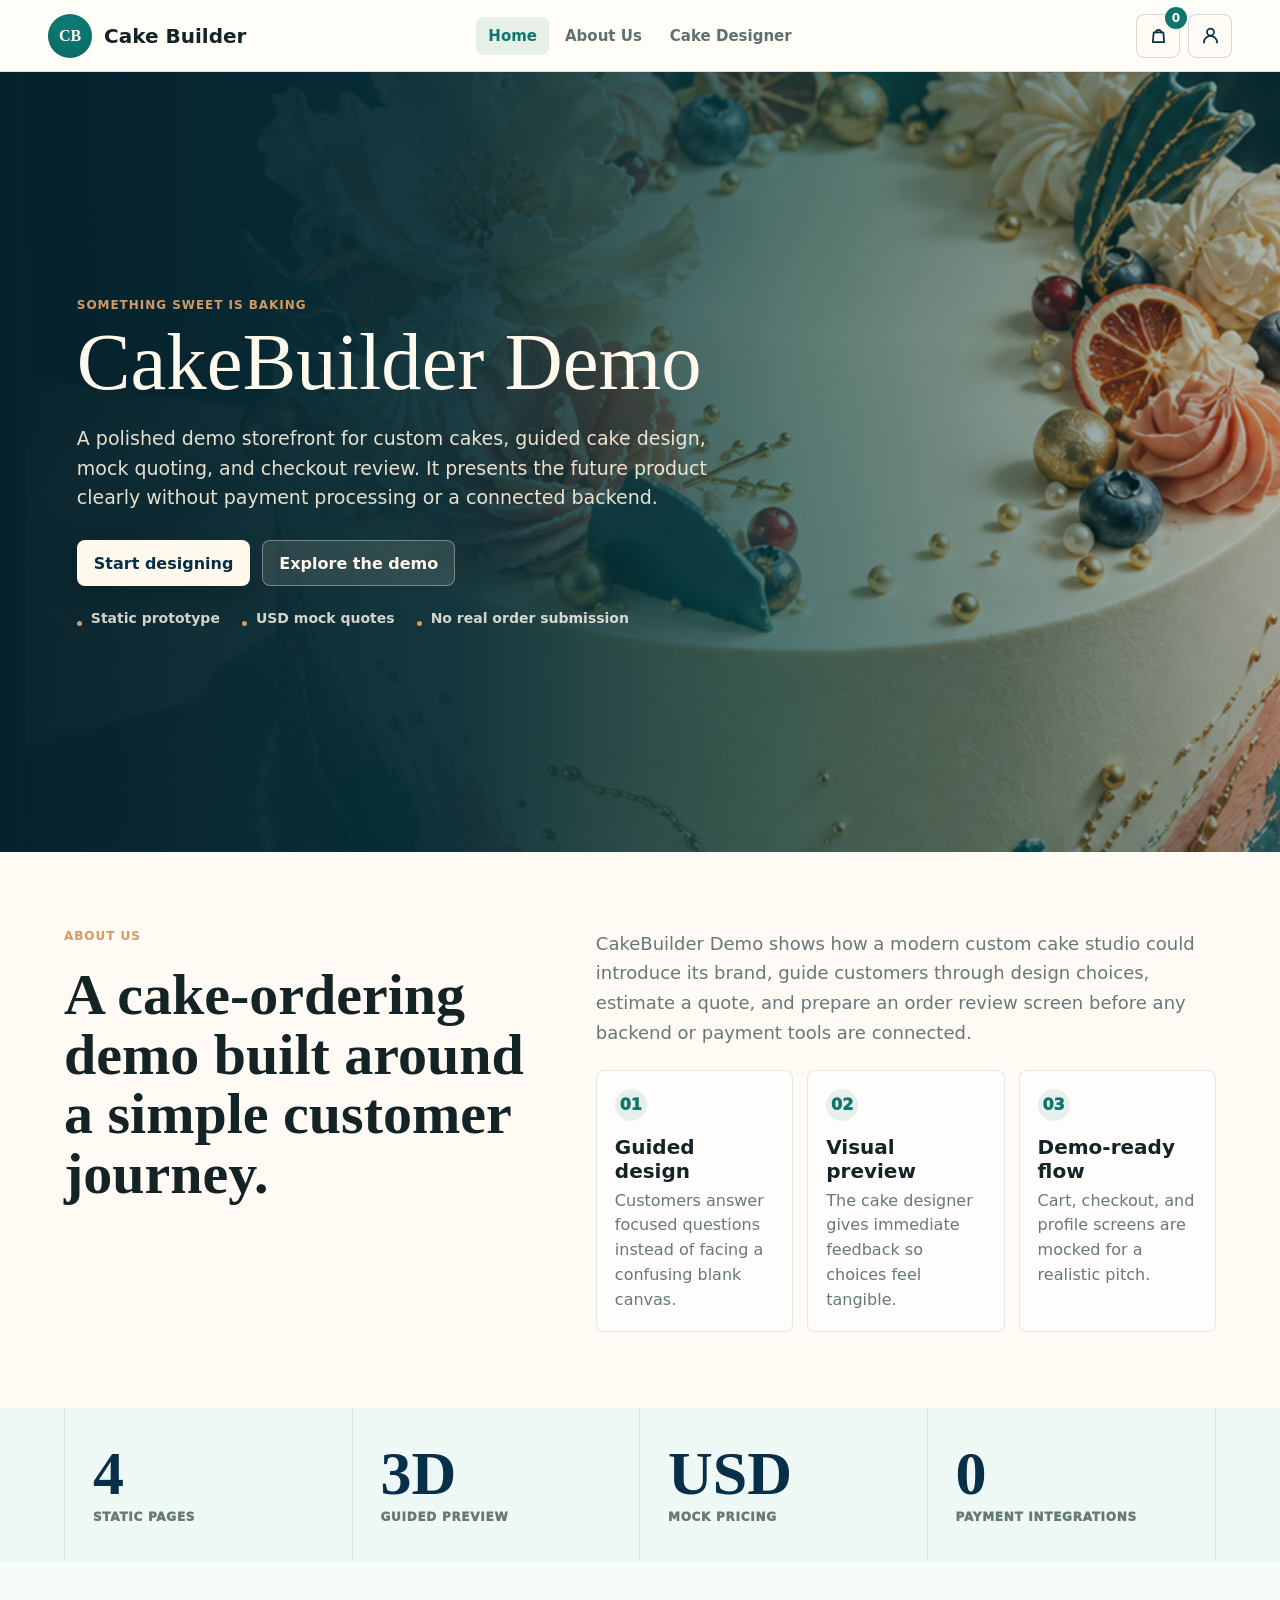
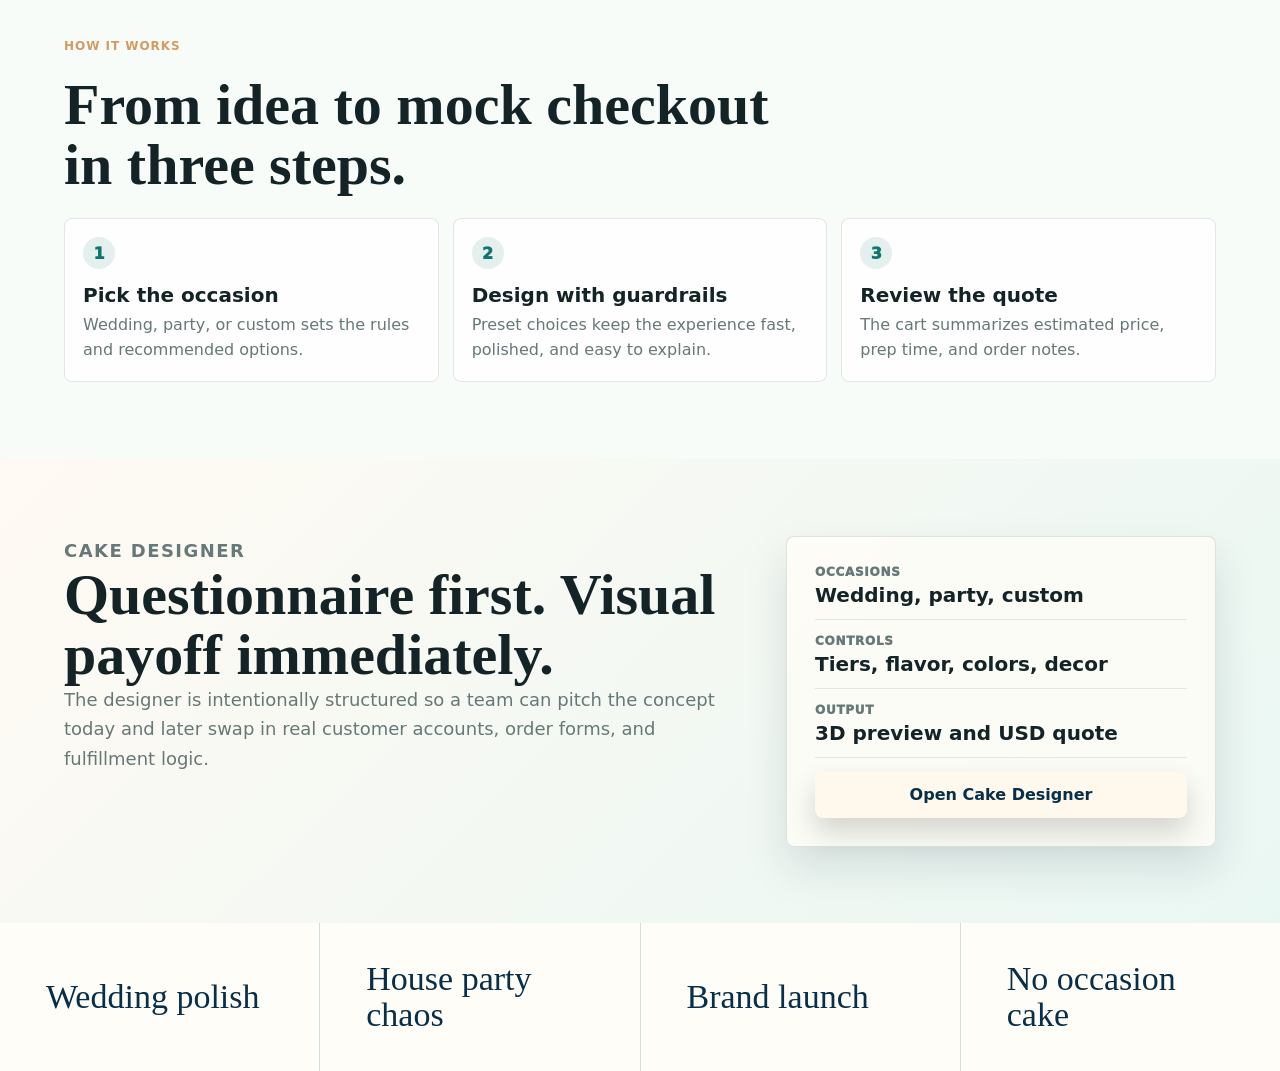
<file: index.html>
<!doctype html>
<html lang="en">
  <head>
    <meta charset="utf-8" />
    <meta name="viewport" content="width=device-width, initial-scale=1" />
    <title>CakeBuilder Demo | Custom Cake Design Prototype</title>
    <meta
      name="description"
      content="CakeBuilder Demo is a polished static prototype with a guided cake builder, checkout preview, and mock profile UI."
    />
    <link rel="stylesheet" href="styles.css?v=20260608-checkout" />
  </head>
  <body data-page="home">
    <header class="site-header">
      <a class="brand" href="index.html" aria-label="CakeBuilder Demo home">
        <span class="brand-mark">CB</span>
        <span class="brand-text">Cake Builder</span>
      </a>
      <nav class="nav-links" aria-label="Primary navigation">
        <a aria-current="page" href="index.html">Home</a>
        <a href="#about">About Us</a>
        <a href="builder.html">Cake Designer</a>
      </nav>
      <div class="header-actions">
        <div class="desktop-actions" aria-label="Account and checkout">
          <a class="icon-button bag-button" href="checkout.html" aria-label="Open checkout">
            <svg aria-hidden="true" viewBox="0 0 24 24">
              <path d="M6.5 8.5h11l1 11h-13l1-11Z" />
              <path d="M9 8.5a3 3 0 0 1 6 0" />
            </svg>
            <span class="cart-count">0</span>
          </a>
          <details class="account-menu">
            <summary class="icon-button" aria-label="Open account menu">
              <svg aria-hidden="true" viewBox="0 0 24 24">
                <path d="M12 12a4 4 0 1 0 0-8 4 4 0 0 0 0 8Z" />
                <path d="M4.5 20a7.5 7.5 0 0 1 15 0" />
              </svg>
            </summary>
            <div class="account-popover">
              <a href="profile.html">Profile</a>
            </div>
          </details>
        </div>
        <details class="mobile-menu">
          <summary class="hamburger-button" aria-label="Open menu">
            <span></span>
            <span></span>
            <span></span>
          </summary>
          <nav class="mobile-menu-panel" aria-label="Mobile navigation">
            <a aria-current="page" href="index.html">Home</a>
            <a href="#about">About Us</a>
            <a href="builder.html">Cake Designer</a>
            <a href="checkout.html">Checkout <span class="cart-count menu-count">0</span></a>
            <a href="profile.html">Profile</a>
          </nav>
        </details>
      </div>
    </header>

    <main>
      <section class="hero hero-home">
        <div class="hero-copy">
          <p class="eyebrow">Something sweet is baking</p>
          <h1>CakeBuilder Demo</h1>
          <p class="hero-lede">
            A polished demo storefront for custom cakes, guided cake design, mock quoting, and
            checkout review. It presents the future product clearly without payment processing or
            a connected backend.
          </p>
          <div class="hero-actions">
            <a class="primary-button" href="builder.html">Start designing</a>
            <a class="secondary-button" href="#about">Explore the demo</a>
          </div>
          <ul class="hero-proof" aria-label="Demo scope">
            <li>Static prototype</li>
            <li>USD mock quotes</li>
            <li>No real order submission</li>
          </ul>
        </div>
        <div class="poster-cake" aria-hidden="true">
          <img
            class="poster-image"
            src="assets/homepage-cake-poster.png?v=20260608-hero"
            alt=""
            decoding="async"
            fetchpriority="high"
          />
        </div>
      </section>

      <section class="home-section home-about" id="about">
        <div class="home-container about-layout">
          <div class="section-heading">
            <p class="eyebrow">About Us</p>
            <h2>A cake-ordering demo built around a simple customer journey.</h2>
          </div>
          <div class="section-copy">
            <p>
              CakeBuilder Demo shows how a modern custom cake studio could introduce its brand,
              guide customers through design choices, estimate a quote, and prepare an order
              review screen before any backend or payment tools are connected.
            </p>
            <div class="about-points">
              <article>
                <span>01</span>
                <h3>Guided design</h3>
                <p>Customers answer focused questions instead of facing a confusing blank canvas.</p>
              </article>
              <article>
                <span>02</span>
                <h3>Visual preview</h3>
                <p>The cake designer gives immediate feedback so choices feel tangible.</p>
              </article>
              <article>
                <span>03</span>
                <h3>Demo-ready flow</h3>
                <p>Cart, checkout, and profile screens are mocked for a realistic pitch.</p>
              </article>
            </div>
          </div>
        </div>
      </section>

      <section class="home-section home-metrics" aria-label="Demo capabilities">
        <div class="home-container metric-grid">
          <div>
            <strong>4</strong>
            <span>static pages</span>
          </div>
          <div>
            <strong>3D</strong>
            <span>guided preview</span>
          </div>
          <div>
            <strong>USD</strong>
            <span>mock pricing</span>
          </div>
          <div>
            <strong>0</strong>
            <span>payment integrations</span>
          </div>
        </div>
      </section>

      <section class="home-section home-flow" aria-label="Prototype flow">
        <div class="home-container">
          <div class="section-heading compact-heading">
            <p class="eyebrow">How it works</p>
            <h2>From idea to mock checkout in three steps.</h2>
          </div>
          <div class="flow-grid">
            <article>
              <span>1</span>
              <h3>Pick the occasion</h3>
              <p>Wedding, party, or custom sets the rules and recommended options.</p>
            </article>
            <article>
              <span>2</span>
              <h3>Design with guardrails</h3>
              <p>Preset choices keep the experience fast, polished, and easy to explain.</p>
            </article>
            <article>
              <span>3</span>
              <h3>Review the quote</h3>
              <p>The cart summarizes estimated price, prep time, and order notes.</p>
            </article>
          </div>
        </div>
      </section>

      <section class="home-section designer-callout">
        <div class="home-container callout-layout">
          <div>
            <p class="eyebrow">Cake Designer</p>
            <h2>Questionnaire first. Visual payoff immediately.</h2>
            <p>
              The designer is intentionally structured so a team can pitch the concept today and
              later swap in real customer accounts, order forms, and fulfillment logic.
            </p>
          </div>
          <div class="callout-panel" aria-label="Designer highlights">
            <div><span>Occasions</span><strong>Wedding, party, custom</strong></div>
            <div><span>Controls</span><strong>Tiers, flavor, colors, decor</strong></div>
            <div><span>Output</span><strong>3D preview and USD quote</strong></div>
            <a class="primary-button full" href="builder.html">Open Cake Designer</a>
          </div>
        </div>
      </section>

      <section class="occasion-strip" aria-label="Cake occasions">
        <a href="builder.html?style=wedding">Wedding polish</a>
        <a href="builder.html?style=party">House party chaos</a>
        <a href="builder.html?style=custom">Brand launch</a>
        <a href="builder.html?style=custom">No occasion cake</a>
      </section>
    </main>

    <script src="config.js?v=20260609-config"></script>
    <script src="app.js?v=20260609-config"></script>
  </body>
</html>
</file>
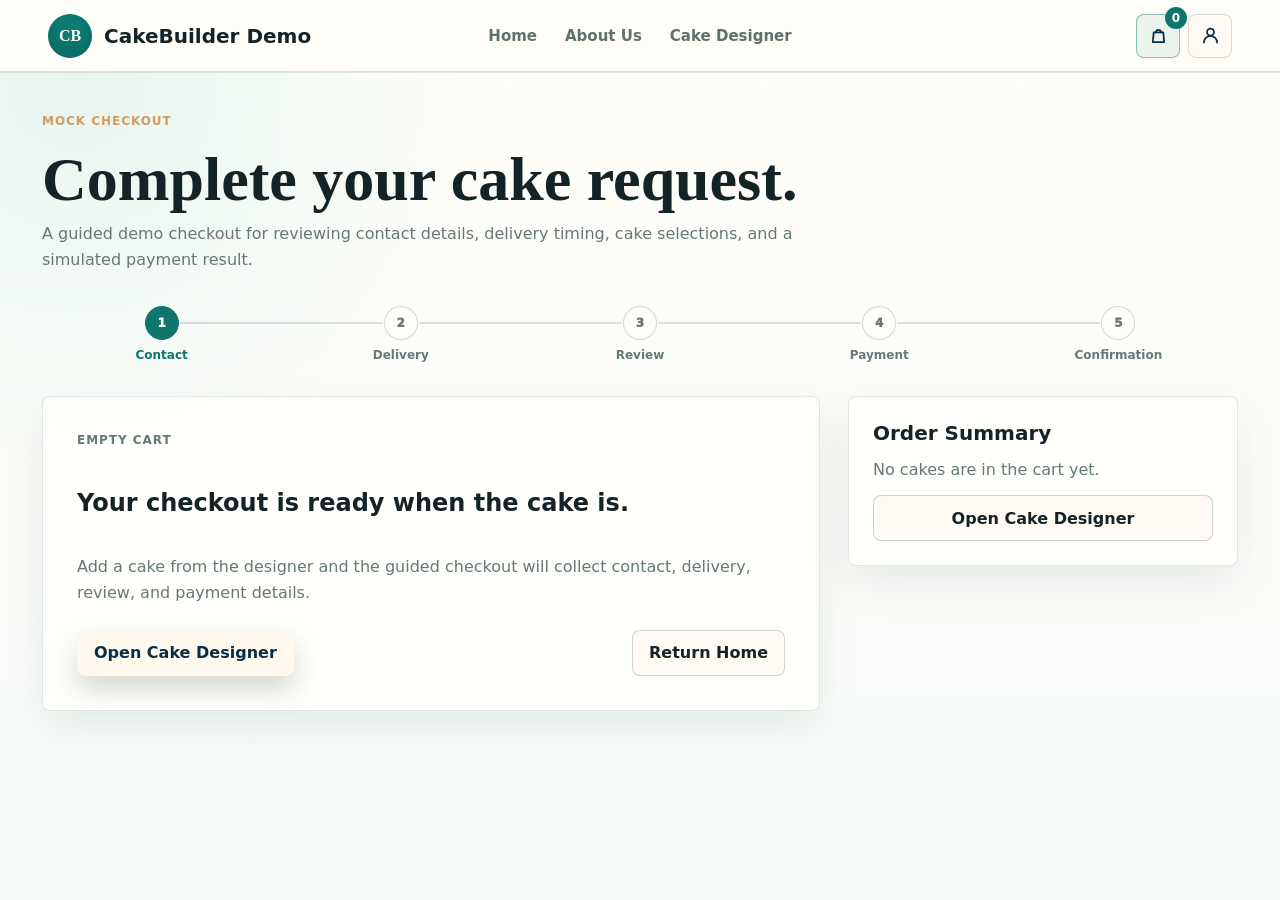
<file: checkout.html>
<!doctype html>
<html lang="en">
  <head>
    <meta charset="utf-8" />
    <meta name="viewport" content="width=device-width, initial-scale=1" />
    <title>Mock Checkout | CakeBuilder Demo</title>
    <meta name="description" content="Review mock CakeBuilder Demo cart items and request a test order." />
    <link rel="stylesheet" href="styles.css?v=20260608-checkout" />
  </head>
  <body data-page="checkout">
    <header class="site-header">
      <a class="brand" href="index.html" aria-label="CakeBuilder Demo home">
        <span class="brand-mark">CB</span>
        <span class="brand-text">CakeBuilder Demo</span>
      </a>
      <nav class="nav-links" aria-label="Primary navigation">
        <a href="index.html">Home</a>
        <a href="index.html#about">About Us</a>
        <a href="builder.html">Cake Designer</a>
      </nav>
      <div class="header-actions">
        <div class="desktop-actions" aria-label="Account and checkout">
          <a class="icon-button bag-button" href="checkout.html" aria-label="Open checkout" aria-current="page">
            <svg aria-hidden="true" viewBox="0 0 24 24">
              <path d="M6.5 8.5h11l1 11h-13l1-11Z" />
              <path d="M9 8.5a3 3 0 0 1 6 0" />
            </svg>
            <span class="cart-count">0</span>
          </a>
          <details class="account-menu">
            <summary class="icon-button" aria-label="Open account menu">
              <svg aria-hidden="true" viewBox="0 0 24 24">
                <path d="M12 12a4 4 0 1 0 0-8 4 4 0 0 0 0 8Z" />
                <path d="M4.5 20a7.5 7.5 0 0 1 15 0" />
              </svg>
            </summary>
            <div class="account-popover">
              <a href="profile.html">Profile</a>
            </div>
          </details>
        </div>
        <details class="mobile-menu">
          <summary class="hamburger-button" aria-label="Open menu">
            <span></span>
            <span></span>
            <span></span>
          </summary>
          <nav class="mobile-menu-panel" aria-label="Mobile navigation">
            <a href="index.html">Home</a>
            <a href="index.html#about">About Us</a>
            <a href="builder.html">Cake Designer</a>
            <a aria-current="page" href="checkout.html">Checkout <span class="cart-count menu-count">0</span></a>
            <a href="profile.html">Profile</a>
          </nav>
        </details>
      </div>
    </header>

    <main class="checkout-flow-page">
      <section class="checkout-flow-shell" aria-labelledby="checkoutTitle">
        <div class="checkout-flow-heading">
          <p class="eyebrow">Mock checkout</p>
          <h1 id="checkoutTitle">Complete your cake request.</h1>
          <p>
            A guided demo checkout for reviewing contact details, delivery timing, cake selections,
            and a simulated payment result.
          </p>
        </div>

        <nav class="checkout-stepper-wrap" aria-label="Checkout progress">
          <ol class="checkout-stepper" id="checkoutStepper"></ol>
        </nav>

        <details class="checkout-mobile-summary">
          <summary>
            <span>Order summary</span>
            <strong id="mobileSummaryTotal">$0</strong>
          </summary>
          <div id="orderSummaryMobile"></div>
        </details>

        <section class="checkout-flow-grid">
          <section class="checkout-step-card" id="checkoutStepContent" aria-live="polite"></section>
          <aside class="checkout-order-summary" aria-label="Order summary">
            <div id="orderSummaryDesktop"></div>
          </aside>
        </section>
      </section>
    </main>

    <script src="config.js?v=20260609-config"></script>
    <script src="app.js?v=20260609-config"></script>
  </body>
</html>
</file>
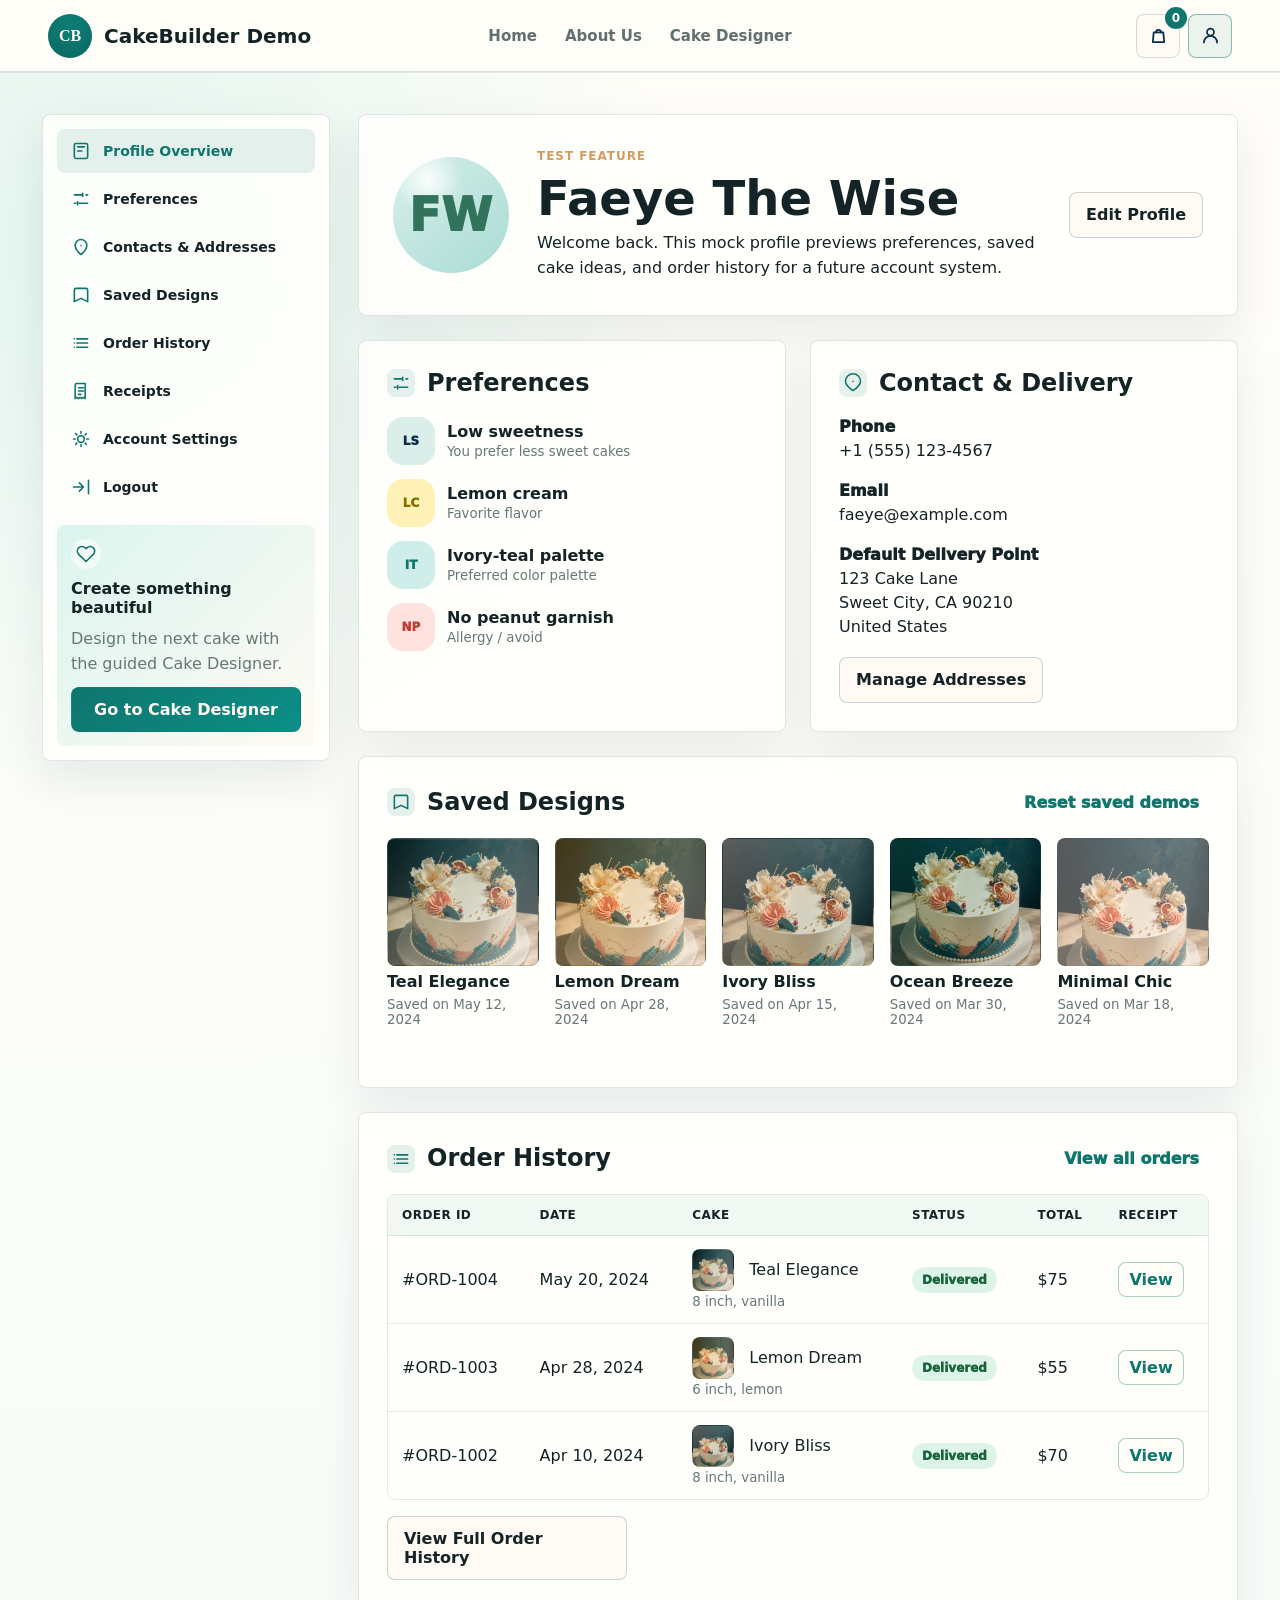
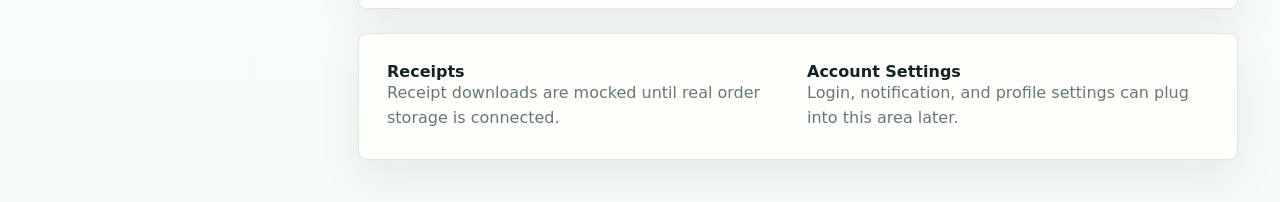
<file: profile.html>
<!doctype html>
<html lang="en">
  <head>
    <meta charset="utf-8" />
    <meta name="viewport" content="width=device-width, initial-scale=1" />
    <title>Mock Profile | CakeBuilder Demo</title>
    <meta name="description" content="Mock customer profile and saved cake design data for CakeBuilder Demo." />
    <link rel="stylesheet" href="styles.css?v=20260608-checkout" />
  </head>
  <body data-page="profile">
    <header class="site-header">
      <a class="brand" href="index.html" aria-label="CakeBuilder Demo home">
        <span class="brand-mark">CB</span>
        <span class="brand-text">CakeBuilder Demo</span>
      </a>
      <nav class="nav-links" aria-label="Primary navigation">
        <a href="index.html">Home</a>
        <a href="index.html#about">About Us</a>
        <a href="builder.html">Cake Designer</a>
      </nav>
      <div class="header-actions">
        <div class="desktop-actions" aria-label="Account and checkout">
          <a class="icon-button bag-button" href="checkout.html" aria-label="Open checkout">
            <svg aria-hidden="true" viewBox="0 0 24 24">
              <path d="M6.5 8.5h11l1 11h-13l1-11Z" />
              <path d="M9 8.5a3 3 0 0 1 6 0" />
            </svg>
            <span class="cart-count">0</span>
          </a>
          <details class="account-menu">
            <summary class="icon-button" aria-label="Open account menu" aria-current="page">
              <svg aria-hidden="true" viewBox="0 0 24 24">
                <path d="M12 12a4 4 0 1 0 0-8 4 4 0 0 0 0 8Z" />
                <path d="M4.5 20a7.5 7.5 0 0 1 15 0" />
              </svg>
            </summary>
            <div class="account-popover">
              <a aria-current="page" href="profile.html">Profile</a>
            </div>
          </details>
        </div>
        <details class="mobile-menu">
          <summary class="hamburger-button" aria-label="Open menu">
            <span></span>
            <span></span>
            <span></span>
          </summary>
          <nav class="mobile-menu-panel" aria-label="Mobile navigation">
            <a href="index.html">Home</a>
            <a href="index.html#about">About Us</a>
            <a href="builder.html">Cake Designer</a>
            <a href="checkout.html">Checkout <span class="cart-count menu-count">0</span></a>
            <a aria-current="page" href="profile.html">Profile</a>
          </nav>
        </details>
      </div>
    </header>

    <main class="profile-dashboard-page">
      <div class="profile-dashboard">
        <details class="profile-mobile-sections">
          <summary>
            <span aria-hidden="true"></span>
            Profile menu
          </summary>
          <nav aria-label="Profile mobile sections">
            <a href="#profile-overview">Profile Overview</a>
            <a href="#preferences">Preferences</a>
            <a href="#contact-delivery">Contacts & Addresses</a>
            <a href="#saved-designs">Saved Designs</a>
            <a href="#order-history">Order History</a>
            <a href="#receipts">Receipts</a>
            <a href="#account-settings">Account Settings</a>
          </nav>
        </details>

        <aside class="profile-sidebar" aria-label="Profile sections">
          <nav class="profile-side-nav">
            <a aria-current="page" href="#profile-overview">
              <span class="profile-nav-icon" aria-hidden="true">
                <svg viewBox="0 0 24 24"><path d="M8 7h8M8 12h5M6 3h12a2 2 0 0 1 2 2v14a2 2 0 0 1-2 2H6a2 2 0 0 1-2-2V5a2 2 0 0 1 2-2Z" /></svg>
              </span>
              Profile Overview
            </a>
            <a href="#preferences">
              <span class="profile-nav-icon" aria-hidden="true">
                <svg viewBox="0 0 24 24"><path d="M4 7h10M18 7h2M4 17h2M10 17h10M14 5v4M8 15v4" /></svg>
              </span>
              Preferences
            </a>
            <a href="#contact-delivery">
              <span class="profile-nav-icon" aria-hidden="true">
                <svg viewBox="0 0 24 24"><path d="M12 21s7-5.1 7-11a7 7 0 1 0-14 0c0 5.9 7 11 7 11Z" /><path d="M12 10.5h.01" /></svg>
              </span>
              Contacts & Addresses
            </a>
            <a href="#saved-designs">
              <span class="profile-nav-icon" aria-hidden="true">
                <svg viewBox="0 0 24 24"><path d="M6 4h12a2 2 0 0 1 2 2v14l-8-4-8 4V6a2 2 0 0 1 2-2Z" /></svg>
              </span>
              Saved Designs
            </a>
            <a href="#order-history">
              <span class="profile-nav-icon" aria-hidden="true">
                <svg viewBox="0 0 24 24"><path d="M7 7h13M7 12h13M7 17h13M4 7h.01M4 12h.01M4 17h.01" /></svg>
              </span>
              Order History
            </a>
            <a href="#receipts">
              <span class="profile-nav-icon" aria-hidden="true">
                <svg viewBox="0 0 24 24"><path d="M7 3h10v18l-2-1.3-2 1.3-2-1.3-2 1.3-2-1.3-2 1.3V5a2 2 0 0 1 2-2Z" /><path d="M9 8h6M9 12h6M9 16h3" /></svg>
              </span>
              Receipts
            </a>
            <a href="#account-settings">
              <span class="profile-nav-icon" aria-hidden="true">
                <svg viewBox="0 0 24 24"><path d="M12 8a4 4 0 1 0 0 8 4 4 0 0 0 0-8Z" /><path d="M3 12h2m14 0h2M12 3v2m0 14v2M5.6 5.6 7 7m10 10 1.4 1.4M18.4 5.6 17 7M7 17l-1.4 1.4" /></svg>
              </span>
              Account Settings
            </a>
            <a href="index.html" data-coming-soon>
              <span class="profile-nav-icon" aria-hidden="true">
                <svg viewBox="0 0 24 24"><path d="M10 17l5-5-5-5M15 12H3M21 4v16" /></svg>
              </span>
              Logout
            </a>
          </nav>
          <article class="profile-sidebar-cta">
            <span aria-hidden="true">
              <svg viewBox="0 0 24 24"><path d="M20.8 4.6a5.5 5.5 0 0 0-7.8 0L12 5.7l-1-1.1a5.5 5.5 0 1 0-7.8 7.8L12 21l8.8-8.6a5.5 5.5 0 0 0 0-7.8Z" /></svg>
            </span>
            <h2>Create something beautiful</h2>
            <p>Design the next cake with the guided Cake Designer.</p>
            <a class="primary-button full" href="builder.html">Go to Cake Designer</a>
          </article>
        </aside>

        <section class="profile-main" aria-label="Profile overview">
          <section class="profile-summary-card" id="profile-overview">
            <div class="profile-avatar" aria-hidden="true">FW</div>
            <div class="profile-summary-copy">
              <p class="eyebrow">Test feature</p>
              <h1>Faeye The Wise</h1>
              <p>Welcome back. This mock profile previews preferences, saved cake ideas, and order history for a future account system.</p>
            </div>
            <button class="secondary-action profile-edit-button" type="button" data-coming-soon>Edit Profile</button>
          </section>

          <section class="profile-card-grid">
            <article class="profile-panel" id="preferences">
              <div class="profile-panel-heading">
                <span class="profile-panel-icon" aria-hidden="true">
                  <svg viewBox="0 0 24 24"><path d="M4 7h10M18 7h2M4 17h2M10 17h10M14 5v4M8 15v4" /></svg>
                </span>
                <h2>Preferences</h2>
              </div>
              <div class="preference-list">
                <div>
                  <span class="preference-icon">LS</span>
                  <div><strong>Low sweetness</strong><small>You prefer less sweet cakes</small></div>
                </div>
                <div>
                  <span class="preference-icon lemon">LC</span>
                  <div><strong>Lemon cream</strong><small>Favorite flavor</small></div>
                </div>
                <div>
                  <span class="preference-icon palette">IT</span>
                  <div><strong>Ivory-teal palette</strong><small>Preferred color palette</small></div>
                </div>
                <div>
                  <span class="preference-icon avoid">NP</span>
                  <div><strong>No peanut garnish</strong><small>Allergy / avoid</small></div>
                </div>
              </div>
            </article>

            <article class="profile-panel" id="contact-delivery">
              <div class="profile-panel-heading">
                <span class="profile-panel-icon" aria-hidden="true">
                  <svg viewBox="0 0 24 24"><path d="M21 10c0 5.5-9 11-9 11S3 15.5 3 10a9 9 0 1 1 18 0Z" /><path d="M12 10h.01" /></svg>
                </span>
                <h2>Contact & Delivery</h2>
              </div>
              <dl class="contact-list">
                <div><dt>Phone</dt><dd>+1 (555) 123-4567</dd></div>
                <div><dt>Email</dt><dd>faeye@example.com</dd></div>
                <div><dt>Default Delivery Point</dt><dd>123 Cake Lane<br />Sweet City, CA 90210<br />United States</dd></div>
              </dl>
              <button class="secondary-action profile-manage-button" type="button" data-coming-soon>Manage Addresses</button>
            </article>
          </section>

          <section class="profile-panel profile-section-panel" id="saved-designs">
            <div class="profile-section-header">
              <div class="profile-panel-heading">
                <span class="profile-panel-icon" aria-hidden="true">
                  <svg viewBox="0 0 24 24"><path d="M6 4h12a2 2 0 0 1 2 2v14l-8-4-8 4V6a2 2 0 0 1 2-2Z" /></svg>
                </span>
                <h2>Saved Designs</h2>
              </div>
              <button class="link-button" id="clearSaved" type="button">Reset saved demos</button>
            </div>
            <div class="saved-design-gallery" id="savedDesigns" aria-live="polite"></div>
            <p class="profile-status" id="savedDesignsStatus"></p>
          </section>

          <section class="profile-panel profile-section-panel" id="order-history">
            <div class="profile-section-header">
              <div class="profile-panel-heading">
                <span class="profile-panel-icon" aria-hidden="true">
                  <svg viewBox="0 0 24 24"><path d="M7 7h13M7 12h13M7 17h13M4 7h.01M4 12h.01M4 17h.01" /></svg>
                </span>
                <h2>Order History</h2>
              </div>
              <a class="link-button" href="checkout.html" data-coming-soon>View all orders</a>
            </div>
            <div class="profile-table-wrap">
              <table class="order-table">
                <thead>
                  <tr>
                    <th scope="col">Order ID</th>
                    <th scope="col">Date</th>
                    <th scope="col">Cake</th>
                    <th scope="col">Status</th>
                    <th scope="col">Total</th>
                    <th scope="col">Receipt</th>
                  </tr>
                </thead>
                <tbody id="orderHistoryRows"></tbody>
              </table>
            </div>
            <a class="secondary-action profile-history-button" href="checkout.html" data-coming-soon>View Full Order History</a>
          </section>

          <section class="profile-panel profile-small-panels" id="receipts">
            <div>
              <h2>Receipts</h2>
              <p>Receipt downloads are mocked until real order storage is connected.</p>
            </div>
            <div id="account-settings">
              <h2>Account Settings</h2>
              <p>Login, notification, and profile settings can plug into this area later.</p>
            </div>
          </section>
        </section>
      </div>
    </main>

    <script src="config.js?v=20260609-config"></script>
    <script src="app.js?v=20260609-config"></script>
  </body>
</html>
</file>
<file: styles.css>
:root {
  /* Theme colors: change these first when rebranding the site. */
  --brand-primary: #0f766e;
  --brand-primary-dark: #082f49;
  --brand-accent: #d59a5f;
  --brand-secondary: #14b8a6;
  --brand-warm: #e97863;
  --page-bg: #f6fbf8;
  --hero-bg: #0a3c45;
  --surface: #fffaf3;
  --surface-soft: #fff8ed;
  --surface-tint: #dceee9;
  --surface-glass: rgba(255, 250, 243, 0.92);
  --text: #132326;
  --text-muted: #667878;
  --on-primary: #ffffff;
  --hero-text: #fff8ef;
  --hero-text-muted: rgba(255, 243, 223, 0.9);
  --border-strong: rgba(8, 47, 73, 0.2);
  --border-soft: rgba(8, 47, 73, 0.15);
  --shadow-soft: 0 22px 54px rgba(10, 37, 47, 0.18);
  --red: var(--brand-primary);
  --red-dark: var(--brand-primary-dark);
  --cream: var(--surface-soft);
  --cream-2: var(--surface-tint);
  --ink: var(--text);
  --muted: var(--text-muted);
  --gold: var(--brand-accent);
  --teal: var(--brand-secondary);
  --pink: var(--brand-warm);
  --card: rgba(255, 252, 246, 0.95);
  --line: var(--border-soft);
  --shadow: var(--shadow-soft);
  color-scheme: light;
  font-family: Inter, ui-sans-serif, system-ui, -apple-system, BlinkMacSystemFont, "Segoe UI", sans-serif;
}

* {
  box-sizing: border-box;
}

html {
  scroll-behavior: smooth;
}

body {
  margin: 0;
  background: var(--page-bg);
  color: var(--ink);
}

button,
input,
select,
textarea {
  font: inherit;
}

a {
  color: inherit;
}

.site-header {
  position: sticky;
  top: 0;
  z-index: 20;
  display: flex;
  align-items: center;
  justify-content: space-between;
  gap: 12px;
  min-height: 68px;
  padding: 10px clamp(14px, 3vw, 36px);
  background: var(--surface-glass);
  border-bottom: 1px solid var(--line);
  backdrop-filter: blur(18px);
}

.brand {
  display: inline-flex;
  align-items: center;
  gap: 10px;
  min-width: 0;
  text-decoration: none;
  font-weight: 900;
}

.brand-mark {
  display: grid;
  place-items: center;
  width: 42px;
  height: 42px;
  flex: 0 0 auto;
  border-radius: 50%;
  background: var(--red);
  color: var(--cream);
  font-family: Georgia, serif;
}

.brand-text {
  white-space: nowrap;
}

.nav-links {
  display: none;
  gap: 18px;
  color: var(--muted);
  font-weight: 800;
}

.nav-links a {
  text-decoration: none;
}

.nav-links a[aria-current="page"] {
  color: var(--red);
}

.bag-button {
  position: relative;
  display: inline-flex;
  align-items: center;
  justify-content: center;
  min-height: 42px;
  border: 1px solid var(--border-strong);
  border-radius: 8px;
  padding: 9px 12px;
  background: var(--surface);
  color: var(--ink);
  font-weight: 900;
  text-decoration: none;
}

.cart-count {
  position: absolute;
  top: -8px;
  right: -8px;
  display: grid;
  place-items: center;
  min-width: 22px;
  height: 22px;
  padding: 0 6px;
  border-radius: 999px;
  background: var(--red);
  color: var(--on-primary);
  font-size: 12px;
}

.hero {
  display: grid;
  gap: 28px;
  align-items: center;
  padding: clamp(28px, 6vw, 72px) clamp(16px, 4vw, 64px);
}

.hero-home {
  position: relative;
  min-height: calc(100svh - 68px);
  overflow: hidden;
  isolation: isolate;
  background: var(--hero-bg);
  color: var(--cream);
}

.hero-copy {
  position: relative;
  z-index: 2;
  max-width: 640px;
}

.eyebrow {
  margin: 0 0 10px;
  color: var(--gold);
  font-size: 12px;
  font-weight: 900;
  letter-spacing: 0.08em;
  text-transform: uppercase;
}

h1,
h2,
h3,
p {
  overflow-wrap: anywhere;
}

.hero h1,
.page-heading h1,
.designer-hero h1,
.profile-card h1 {
  margin: 0;
  font-family: Georgia, "Times New Roman", serif;
  font-size: clamp(52px, 12vw, 120px);
  line-height: 0.9;
  font-weight: 500;
}

.hero h1 span {
  display: block;
  overflow-wrap: normal;
}

.hero p:not(.eyebrow),
.designer-hero p,
.page-heading p {
  max-width: 62ch;
  color: var(--hero-text-muted);
  font-size: clamp(17px, 2.4vw, 21px);
  line-height: 1.55;
}

.hero-actions,
.action-row {
  display: flex;
  flex-wrap: wrap;
  gap: 12px;
  margin-top: 24px;
}

.primary-button,
.secondary-button,
.secondary-action,
.tool-button {
  display: inline-flex;
  align-items: center;
  justify-content: center;
  min-height: 46px;
  border-radius: 8px;
  padding: 12px 16px;
  border: 1px solid transparent;
  font-weight: 900;
  text-decoration: none;
  cursor: pointer;
}

.primary-button {
  background: var(--cream);
  color: var(--red-dark);
  box-shadow: 0 14px 28px rgba(0, 0, 0, 0.16);
}

.secondary-button {
  background: rgba(255, 243, 223, 0.12);
  border-color: rgba(255, 243, 223, 0.36);
  color: var(--cream);
}

.secondary-action,
.tool-button {
  background: #fffaf3;
  border-color: rgba(8, 47, 73, 0.2);
  color: var(--ink);
}

.full {
  width: 100%;
}

.poster-cake {
  position: absolute;
  inset: 0;
  z-index: 0;
  min-height: 100%;
  overflow: hidden;
  border: 0;
  border-radius: 0;
  background: #08333c;
  box-shadow: none;
  isolation: isolate;
  pointer-events: none;
}

.poster-cake::after {
  content: "";
  position: absolute;
  inset: 0;
  z-index: 1;
  background:
    linear-gradient(90deg, rgba(6, 34, 45, 0.96) 0%, rgba(8, 48, 58, 0.9) 34%, rgba(9, 74, 76, 0.56) 58%, rgba(9, 74, 76, 0.18) 100%),
    linear-gradient(180deg, rgba(3, 27, 34, 0.18), transparent 34%, rgba(3, 27, 34, 0.18)),
    radial-gradient(circle at 80% 72%, rgba(213, 154, 95, 0.12), transparent 34%);
  pointer-events: none;
}

.poster-image {
  position: absolute;
  inset: 0;
  z-index: 0;
  width: 100%;
  height: 100%;
  object-fit: cover;
  object-position: center 62%;
  transform: scale(1.2) translateX(10%);
  filter: saturate(1.04) contrast(1.03) brightness(0.92);
}

.poster-script {
  position: absolute;
  top: clamp(24px, 5vh, 44px);
  left: clamp(18px, 4vw, 42px);
  right: clamp(18px, 4vw, 42px);
  z-index: 2;
  color: #fff8ef;
  font-family: Georgia, "Times New Roman", serif;
  font-size: clamp(68px, 8vw, 112px);
  font-style: italic;
  line-height: 0.72;
  opacity: 0.94;
  text-shadow: 0 8px 22px rgba(2, 20, 28, 0.42);
  pointer-events: none;
}

.poster-plate {
  position: absolute;
  left: 50%;
  bottom: 82px;
  width: min(76vw, 420px);
  height: min(76vw, 420px);
  transform: translateX(-50%) rotateX(58deg) rotateZ(-10deg);
  border-radius: 50%;
  background: #f7e2bf;
  box-shadow: 0 18px 0 #e7c792, 0 36px 44px rgba(0, 0, 0, 0.26);
}

.poster-dessert {
  position: absolute;
  left: 13%;
  top: 11%;
  width: 74%;
  height: 74%;
  border-radius: 50%;
  background:
    radial-gradient(circle at center, #b80713 0 34%, transparent 35%),
    radial-gradient(circle at center, #fff2db 0 62%, #3b1b13 63% 77%, transparent 78%);
}

.poster-dessert span {
  position: absolute;
  width: 36px;
  height: 36px;
  border-radius: 50%;
  background: radial-gradient(circle at 35% 30%, #fff, #f5d5b3 70%);
  box-shadow: 0 6px 0 #d9b383;
}

.poster-dessert span::after {
  content: "";
  position: absolute;
  left: 11px;
  top: -10px;
  width: 18px;
  height: 18px;
  border-radius: 50%;
  background: #e51d24;
}

.poster-dessert span:nth-child(1) { left: 12%; top: 22%; }
.poster-dessert span:nth-child(2) { left: 42%; top: 8%; }
.poster-dessert span:nth-child(3) { right: 10%; top: 30%; }
.poster-dessert span:nth-child(4) { right: 18%; bottom: 16%; }
.poster-dessert span:nth-child(5) { left: 36%; bottom: 5%; }
.poster-dessert span:nth-child(6) { left: 6%; bottom: 26%; }

.poster-tag {
  position: absolute;
  left: 50%;
  bottom: 26px;
  z-index: 3;
  width: min(76%, 360px);
  transform: translateX(-50%);
  border: 1px solid rgba(255, 243, 223, 0.78);
  border-radius: 999px;
  padding: 10px 16px;
  background: rgba(8, 47, 73, 0.32);
  backdrop-filter: blur(10px);
  text-align: center;
  color: rgba(255, 243, 223, 0.9);
  font-weight: 800;
  text-shadow: 0 2px 8px rgba(2, 20, 28, 0.5);
}

.intro-band,
.split-story,
.page-shell,
.designer-shell {
  padding: clamp(36px, 7vw, 88px) clamp(16px, 4vw, 64px);
}

.intro-band {
  display: grid;
  gap: 18px;
  background: var(--cream);
}

.intro-band h2,
.section-heading h2,
.panel-title h2,
.checkout-summary h2,
.data-panel h2 {
  margin: 0;
  font-family: Georgia, "Times New Roman", serif;
  font-size: clamp(30px, 5vw, 56px);
  line-height: 0.98;
}

.intro-band p:not(.eyebrow),
.split-story p,
.page-heading p,
.profile-card p,
.data-panel p {
  color: var(--muted);
  line-height: 1.65;
}

.story-grid,
.profile-layout {
  display: grid;
  gap: 14px;
  margin-top: 22px;
}

.story-grid article,
.profile-card,
.data-panel,
.checkout-summary,
.checkout-item,
.loadout-panel,
.designer-controls,
.builder-viewport {
  border: 1px solid var(--line);
  border-radius: 8px;
  background: var(--card);
  box-shadow: 0 14px 34px rgba(8, 47, 73, 0.08);
}

.story-grid article,
.data-panel,
.checkout-summary,
.checkout-item,
.loadout-panel,
.designer-controls {
  padding: 18px;
}

.feature-chip,
.status-pill {
  display: inline-flex;
  width: fit-content;
  border-radius: 999px;
  padding: 7px 10px;
  background: rgba(15, 118, 110, 0.1);
  color: var(--red);
  font-size: 12px;
  font-weight: 900;
}

.occasion-strip {
  display: grid;
  grid-template-columns: 1fr;
  gap: 1px;
  background: var(--line);
}

.occasion-strip a {
  padding: 24px clamp(16px, 4vw, 64px);
  background: #fffaf3;
  color: var(--red);
  font-size: clamp(24px, 5vw, 44px);
  font-family: Georgia, serif;
  text-decoration: none;
}

.designer-shell {
  background: linear-gradient(180deg, #fffaf3, #f7ead9);
}

.designer-hero,
.page-heading {
  display: grid;
  gap: 14px;
  margin-bottom: 24px;
}

.designer-hero h1,
.page-heading h1,
.profile-card h1 {
  color: var(--ink);
}

.designer-hero p,
.page-heading p {
  color: var(--muted);
}

.designer-grid {
  display: grid;
  gap: 16px;
}

.loadout-panel,
.designer-controls {
  display: grid;
  align-content: start;
  gap: 14px;
}

.panel-title h2 {
  font-size: 32px;
}

.preset-card {
  display: grid;
  gap: 5px;
  width: 100%;
  border: 1px solid var(--line);
  border-radius: 8px;
  padding: 13px;
  background: #fffaf3;
  color: var(--ink);
  text-align: left;
  cursor: pointer;
}

.preset-card span {
  font-weight: 900;
}

.preset-card small {
  color: var(--muted);
  line-height: 1.4;
}

.preset-card.active {
  border-color: rgba(15, 118, 110, 0.55);
  background: rgba(15, 118, 110, 0.08);
}

.builder-viewport {
  position: relative;
  min-height: 580px;
  overflow: hidden;
  background:
    radial-gradient(circle at 70% 20%, rgba(255, 244, 223, 0.95), transparent 26%),
    linear-gradient(155deg, #ffe8dd, #fff3df 42%, #bdece6);
}

.viewport-hud {
  position: absolute;
  left: 14px;
  right: 14px;
  top: 12px;
  z-index: 5;
  display: flex;
  flex-wrap: wrap;
  justify-content: space-between;
  gap: 8px;
  color: var(--red-dark);
  font-weight: 900;
}

.stage-toolbar {
  position: absolute;
  top: 52px;
  left: 12px;
  right: 12px;
  z-index: 4;
  display: flex;
  flex-wrap: wrap;
  gap: 8px;
}

.tool-button {
  min-height: 40px;
  padding: 9px 12px;
  background: rgba(255, 250, 243, 0.78);
  backdrop-filter: blur(10px);
}

.cake-scene {
  display: grid;
  place-items: center;
  min-height: 560px;
  padding: 110px 12px 42px;
  perspective: 980px;
  cursor: grab;
}

.cake-scene:active {
  cursor: grabbing;
}

.cake-stack {
  --frosting: #fff4df;
  --drip: #0f766e;
  --spin: -18deg;
  --tilt: 58deg;
  --zoom: 1;
  --lean: 0deg;
  --tier-height: 121px;
  --diameter-scale: 1.17;
  --gloss: 0.42;
  --piping-opacity: 0.54;
  --topper-scale: 1;
  position: relative;
  width: min(82vw, 500px);
  height: 430px;
  transform-style: preserve-3d;
  transform: scale(var(--zoom)) translateY(56px) rotateX(var(--tilt)) rotateZ(var(--spin)) skewX(var(--lean));
  transition: transform 180ms ease;
}

.cake-tier {
  position: absolute;
  left: 50%;
  height: var(--tier-height);
  transform: translateX(-50%);
  border-radius: var(--cake-radius, 46%);
  background:
    linear-gradient(140deg, rgba(255, 255, 255, calc(var(--gloss) * 0.55)), transparent 34%),
    linear-gradient(90deg, rgba(0, 0, 0, 0.2), transparent 18% 82%, rgba(0, 0, 0, 0.16)),
    var(--frosting);
  box-shadow: inset 0 -18px 0 rgba(72, 32, 16, 0.14), 0 14px 24px rgba(54, 12, 8, 0.17);
}

.cake-top {
  position: absolute;
  left: 0;
  right: 0;
  top: -42px;
  height: 88px;
  border-radius: var(--cake-radius, 46%);
  background:
    radial-gradient(circle at 50% 46%, rgba(255, 255, 255, calc(var(--gloss) * 0.55)), transparent 34%),
    var(--frosting);
  border: 3px solid rgba(255, 255, 255, 0.32);
}

.drip-layer {
  position: absolute;
  left: 7%;
  right: 7%;
  top: -3px;
  height: 38px;
  border-radius: 0 0 40px 40px;
  background:
    radial-gradient(circle at 10% 0, var(--drip) 0 18px, transparent 19px),
    radial-gradient(circle at 36% 0, var(--drip) 0 24px, transparent 25px),
    radial-gradient(circle at 63% 0, var(--drip) 0 17px, transparent 18px),
    radial-gradient(circle at 84% 0, var(--drip) 0 29px, transparent 30px);
  opacity: 0.92;
}

.piping-band {
  position: absolute;
  left: 8%;
  right: 8%;
  bottom: 12px;
  height: 16px;
  opacity: var(--piping-opacity);
  border-radius: 999px;
  background:
    repeating-linear-gradient(90deg, rgba(8, 47, 73, 0.45) 0 10px, rgba(255, 250, 243, 0.65) 10px 20px);
}

.tier-1 {
  bottom: 56px;
  width: calc(86% * var(--diameter-scale));
}

.tier-2 {
  bottom: 132px;
  width: calc(68% * var(--diameter-scale));
}

.tier-3 {
  bottom: 208px;
  width: calc(52% * var(--diameter-scale));
}

.tier-4 {
  bottom: 284px;
  width: calc(40% * var(--diameter-scale));
}

.cake-stack[data-tiers="1"] .tier-2,
.cake-stack[data-tiers="1"] .tier-3,
.cake-stack[data-tiers="1"] .tier-4,
.cake-stack[data-tiers="2"] .tier-3,
.cake-stack[data-tiers="2"] .tier-4,
.cake-stack[data-tiers="3"] .tier-4 {
  display: none;
}

.cake-stack[data-shape="square"] {
  --cake-radius: 15%;
}

.cake-stack[data-shape="heart"] {
  --cake-radius: 48% 48% 44% 44% / 58% 58% 36% 36%;
}

.cake-stack[data-shape="cloud"] {
  --cake-radius: 52% 42% 56% 44% / 44% 60% 40% 58%;
}

.cake-message {
  position: absolute;
  left: 50%;
  top: 45%;
  z-index: 2;
  max-width: 70%;
  transform: translate(-50%, -50%);
  color: var(--red-dark);
  font-family: Georgia, serif;
  font-weight: 900;
  text-align: center;
  overflow-wrap: anywhere;
  line-height: 1;
}

.toppings-ring {
  position: absolute;
  inset: 7%;
}

.topper {
  position: absolute;
  left: 50%;
  top: 50%;
  display: grid;
  place-items: center;
  width: calc(32px * var(--topper-scale));
  height: calc(32px * var(--topper-scale));
  transform: rotate(var(--angle)) translateX(var(--radius)) rotate(calc(var(--angle) * -1));
  border-radius: 50%;
  font-size: 10px;
  font-weight: 1000;
  box-shadow: 0 5px 0 rgba(0, 0, 0, 0.14);
}

.sprinkle-field {
  position: absolute;
  inset: 44px 22px 128px;
  z-index: 6;
  pointer-events: none;
}

.sprinkle {
  position: absolute;
  width: 18px;
  height: 5px;
  border-radius: 999px;
  box-shadow: 0 2px 4px rgba(0, 0, 0, 0.18);
}

.cake-shadow {
  position: absolute;
  left: 50%;
  bottom: 14px;
  width: 90%;
  height: 46px;
  transform: translateX(-50%);
  border-radius: 50%;
  background: rgba(63, 23, 10, 0.2);
  filter: blur(8px);
}

.stage-note {
  position: absolute;
  left: 18px;
  right: 18px;
  bottom: 12px;
  margin: 0;
  color: rgba(33, 24, 23, 0.72);
  text-align: center;
  font-weight: 800;
}

.designer-controls details {
  border: 1px solid var(--line);
  border-radius: 8px;
  background: rgba(255, 250, 243, 0.76);
  padding: 12px;
}

.designer-controls summary {
  cursor: pointer;
  color: var(--red-dark);
  font-weight: 1000;
}

.control-grid {
  display: grid;
  grid-template-columns: 1fr;
  gap: 12px;
  margin-top: 12px;
}

label,
legend,
.swatch-group span {
  display: grid;
  gap: 7px;
  color: var(--ink);
  font-weight: 900;
}

input,
select,
textarea {
  width: 100%;
  min-height: 44px;
  border: 1px solid rgba(8, 47, 73, 0.2);
  border-radius: 8px;
  padding: 10px 12px;
  background: #fffaf3;
  color: var(--ink);
}

textarea {
  resize: vertical;
}

input[type="range"] {
  padding: 0;
  accent-color: var(--red);
}

output {
  color: var(--red);
  font-weight: 1000;
}

.swatch-group {
  display: grid;
  grid-template-columns: 1fr repeat(5, 38px);
  align-items: center;
  gap: 8px;
  margin-top: 12px;
}

.swatch,
.drip-swatch {
  width: 36px;
  height: 36px;
  padding: 0;
  border: 2px solid rgba(33, 24, 23, 0.2);
  border-radius: 50%;
  background: var(--swatch);
  cursor: pointer;
}

.swatch.active,
.drip-swatch.active {
  outline: 3px solid var(--gold);
  outline-offset: 2px;
}

.decorations {
  display: grid;
  grid-template-columns: 1fr;
  gap: 8px;
  margin: 12px 0 0;
  border: 1px solid rgba(8, 47, 73, 0.16);
  border-radius: 8px;
  padding: 12px;
}

.decorations label {
  display: flex;
  align-items: center;
  gap: 8px;
  color: var(--muted);
  font-weight: 800;
}

.decorations input {
  width: 18px;
  min-height: 18px;
  accent-color: var(--red);
}

.estimate {
  display: grid;
  grid-template-columns: 1fr;
  gap: 12px;
  border-radius: 8px;
  padding: 16px;
  background: var(--red);
  color: var(--cream);
}

.estimate div {
  display: grid;
  gap: 2px;
}

.estimate span,
.estimate small {
  color: rgba(255, 243, 223, 0.76);
}

.estimate strong {
  font-size: 27px;
}

.checkout-grid {
  display: grid;
  gap: 16px;
}

.checkout-list {
  display: grid;
  align-content: start;
  gap: 14px;
}

.checkout-item {
  display: grid;
  gap: 12px;
}

.checkout-item h2 {
  margin: 0 0 8px;
}

.checkout-item p,
.empty-cart,
.mock-note {
  color: var(--muted);
  line-height: 1.5;
}

.mini-quote {
  display: grid;
  gap: 4px;
  color: var(--muted);
  font-weight: 800;
}

.mini-quote strong {
  color: var(--red);
  font-size: 24px;
}

.checkout-summary {
  display: grid;
  align-content: start;
  gap: 14px;
}

.summary-line {
  display: flex;
  justify-content: space-between;
  gap: 12px;
  border-bottom: 1px solid var(--line);
  padding-bottom: 10px;
}

.profile-hero {
  margin-bottom: 18px;
}

.profile-card {
  display: grid;
  grid-template-columns: auto 1fr;
  align-items: center;
  gap: 14px;
  padding: 18px;
}

.hero-card {
  background: linear-gradient(135deg, rgba(15, 118, 110, 0.12), var(--card));
}

.avatar {
  display: grid;
  place-items: center;
  width: 64px;
  height: 64px;
  border-radius: 50%;
  background: var(--red);
  color: var(--cream);
  font-size: 30px;
  font-family: Georgia, serif;
}

.status-pill {
  grid-column: 1 / -1;
}

.saved-design {
  display: grid;
  gap: 4px;
  border-top: 1px solid var(--line);
  padding: 12px 0;
}

.saved-design:first-child {
  border-top: 0;
}

@media (min-width: 720px) {
  .nav-links {
    display: flex;
  }

  .intro-band {
    grid-template-columns: minmax(0, 1fr) minmax(340px, 0.82fr);
  }

  .hero-home {
    grid-template-columns: minmax(340px, 640px);
    align-content: center;
    padding-block: clamp(72px, 11vh, 120px);
  }

  .hero-home h1 {
    max-width: 10.8ch;
    font-size: clamp(56px, 6vw, 86px);
  }

  .hero-home p:not(.eyebrow) {
    max-width: 54ch;
    font-size: clamp(17px, 1.7vw, 19px);
  }

  .hero-home .prototype-note {
    max-width: 54ch;
  }

  .story-grid,
  .profile-layout {
    grid-template-columns: repeat(3, 1fr);
  }

  .occasion-strip {
    grid-template-columns: repeat(4, 1fr);
  }

  .control-grid,
  .decorations,
  .estimate {
    grid-template-columns: 1fr 1fr;
  }

  .checkout-grid {
    grid-template-columns: minmax(0, 1fr) minmax(330px, 420px);
    align-items: start;
  }

  .checkout-summary {
    position: sticky;
    top: 86px;
  }
}

@media (min-width: 1120px) {
  .designer-grid {
    grid-template-columns: 250px minmax(0, 1fr) 420px;
    align-items: start;
  }

  .loadout-panel,
  .designer-controls {
    position: sticky;
    top: 86px;
    max-height: calc(100vh - 104px);
    overflow: auto;
  }

  .builder-viewport {
    min-height: calc(100vh - 160px);
  }

  .cake-scene {
    min-height: calc(100vh - 180px);
  }
}

@media (max-width: 430px) {
  .brand-text {
    max-width: 128px;
    white-space: normal;
    line-height: 1;
  }

  .stage-toolbar {
    top: 70px;
  }

  .cake-scene {
    padding-top: 142px;
  }

  .swatch-group {
    grid-template-columns: 1fr repeat(4, 34px);
  }
}

.studio-app {
  min-height: calc(100vh - 68px);
  padding: clamp(16px, 3vw, 34px);
  background:
    radial-gradient(circle at 82% 8%, rgba(233, 120, 99, 0.18), transparent 28%),
    linear-gradient(180deg, #fffaf3, #f6ead8);
}

.studio-topbar {
  display: grid;
  gap: 14px;
  margin-bottom: 16px;
}

.studio-topbar h1 {
  margin: 0;
  font-family: Georgia, "Times New Roman", serif;
  font-size: clamp(34px, 7vw, 76px);
  line-height: 0.94;
  font-weight: 500;
}

.studio-actions {
  display: flex;
  flex-wrap: wrap;
  gap: 10px;
}

.studio-grid {
  display: grid;
  gap: 14px;
}

.studio-panel,
.studio-viewport {
  border: 1px solid var(--line);
  border-radius: 8px;
  background: rgba(255, 249, 239, 0.94);
  box-shadow: 0 14px 34px rgba(8, 47, 73, 0.08);
}

.studio-panel {
  display: grid;
  align-content: start;
  gap: 14px;
  padding: 16px;
}

.studio-panel .tight {
  margin-top: 8px;
}

.studio-viewport {
  position: relative;
  min-height: 620px;
  overflow: hidden;
  background:
    linear-gradient(160deg, rgba(255, 232, 221, 0.92), rgba(255, 243, 223, 0.88) 45%, rgba(189, 236, 230, 0.92)),
    #fff3df;
}

#cakeCanvas {
  display: block;
  width: 100%;
  height: 100%;
  min-height: 620px;
  cursor: grab;
}

#cakeCanvas:active {
  cursor: grabbing;
}

.viewport-hud {
  position: absolute;
  top: 12px;
  left: 12px;
  right: 12px;
  z-index: 2;
  display: flex;
  flex-wrap: wrap;
  gap: 8px;
  justify-content: space-between;
  pointer-events: none;
}

.viewport-hud span,
.viewport-help span {
  border: 1px solid rgba(8, 47, 73, 0.14);
  border-radius: 999px;
  padding: 7px 10px;
  background: rgba(255, 250, 243, 0.72);
  color: var(--red-dark);
  font-size: 12px;
  font-weight: 900;
  backdrop-filter: blur(10px);
}

.viewport-help {
  position: absolute;
  left: 12px;
  right: 12px;
  bottom: 12px;
  z-index: 2;
  display: flex;
  flex-wrap: wrap;
  gap: 8px;
  justify-content: center;
  pointer-events: none;
}

.layer-list,
.preset-stack {
  display: grid;
  gap: 8px;
}

.layer-list button,
.asset-grid button {
  border: 1px solid var(--line);
  border-radius: 8px;
  padding: 10px 12px;
  background: #fffaf3;
  color: var(--ink);
  font-weight: 900;
  text-align: left;
  cursor: pointer;
}

.layer-list button.active {
  border-color: rgba(15, 118, 110, 0.55);
  background: rgba(15, 118, 110, 0.09);
  color: var(--red);
}

.asset-grid {
  display: grid;
  grid-template-columns: 1fr 1fr;
  gap: 8px;
}

.inspector-panel details {
  border: 1px solid var(--line);
  border-radius: 8px;
  padding: 12px;
  background: rgba(255, 250, 243, 0.72);
}

.inspector-panel summary {
  cursor: pointer;
  color: var(--red-dark);
  font-weight: 1000;
}

.inspector-panel label {
  margin-top: 10px;
}

.inspector-panel input[type="color"] {
  height: 46px;
  padding: 5px;
}

.inspector-panel button:disabled,
.inspector-panel input:disabled {
  cursor: not-allowed;
  opacity: 0.5;
}

@media (min-width: 1060px) {
  .studio-topbar {
    grid-template-columns: minmax(0, 1fr) auto;
    align-items: end;
  }

  .studio-grid {
    grid-template-columns: 260px minmax(0, 1fr) 390px;
    align-items: stretch;
  }

  .studio-panel {
    max-height: calc(100vh - 190px);
    overflow: auto;
  }

  .studio-viewport,
  #cakeCanvas {
    min-height: calc(100vh - 190px);
  }
}

@media (max-width: 720px) {
  .studio-viewport,
  #cakeCanvas {
    min-height: 520px;
  }

  .viewport-hud {
    align-items: flex-start;
    flex-direction: column;
  }
}

.guided-builder {
  min-height: calc(100vh - 68px);
  padding: clamp(18px, 4vw, 42px);
  background:
    radial-gradient(circle at 82% 10%, rgba(233, 120, 99, 0.18), transparent 28%),
    linear-gradient(180deg, #fffaf3, #f6ead8);
}

.builder-intro {
  display: grid;
  gap: 12px;
  margin-bottom: 18px;
}

.builder-intro h1 {
  margin: 0;
  font-family: Georgia, "Times New Roman", serif;
  font-size: clamp(44px, 9vw, 92px);
  line-height: 0.92;
  font-weight: 500;
}

.builder-intro p {
  max-width: 68ch;
  color: var(--muted);
  line-height: 1.6;
}

.guided-grid {
  display: grid;
  gap: 14px;
}

.guided-panel,
.preview-panel {
  border: 1px solid var(--line);
  border-radius: 8px;
  background: rgba(255, 249, 239, 0.94);
  box-shadow: 0 14px 34px rgba(8, 47, 73, 0.08);
}

.guided-panel {
  display: grid;
  align-content: start;
  gap: 16px;
  padding: 16px;
}

.step-heading,
.preview-title {
  display: flex;
  align-items: flex-start;
  justify-content: space-between;
  gap: 12px;
}

.step-heading span {
  display: grid;
  place-items: center;
  width: 34px;
  height: 34px;
  flex: 0 0 auto;
  border-radius: 50%;
  background: var(--red);
  color: var(--cream);
  font-weight: 1000;
}

.step-heading h2,
.preview-title h2 {
  margin: 0;
  font-family: Georgia, "Times New Roman", serif;
  font-size: clamp(28px, 5vw, 42px);
  line-height: 1;
}

.cake-type-grid,
.guided-form,
.choice-list {
  display: grid;
  gap: 10px;
}

.cake-type-card,
.choice-card {
  display: grid;
  gap: 6px;
  width: 100%;
  border: 1px solid var(--line);
  border-radius: 8px;
  padding: 13px;
  background: #fffaf3;
  color: var(--ink);
  text-align: left;
}

.cake-type-card {
  cursor: pointer;
}

.cake-type-card strong,
.choice-card strong {
  font-size: 17px;
}

.cake-type-card span,
.choice-card small,
.type-note,
.choice-limit {
  color: var(--muted);
  line-height: 1.45;
}

.cake-type-card.active {
  border-color: rgba(15, 118, 110, 0.55);
  background: rgba(15, 118, 110, 0.08);
}

.type-note {
  border-left: 4px solid var(--gold);
  padding: 10px 12px;
  background: rgba(217, 164, 65, 0.12);
  font-weight: 800;
}

.preview-panel {
  position: relative;
  min-height: 600px;
  overflow: hidden;
  padding: 16px;
  background:
    linear-gradient(160deg, rgba(255, 232, 221, 0.92), rgba(255, 243, 223, 0.88) 45%, rgba(189, 236, 230, 0.92)),
    #fff3df;
}

.preview-panel #cakeCanvas {
  display: block;
  width: 100%;
  height: 520px;
  min-height: 520px;
  cursor: grab;
}

.preview-panel #cakeCanvas:active {
  cursor: grabbing;
}

.color-row {
  display: grid;
  grid-template-columns: 1fr 1fr;
  gap: 12px;
}

.color-row input[type="color"] {
  height: 48px;
  padding: 5px;
}

.option-box {
  border: 1px solid var(--line);
  border-radius: 8px;
  padding: 12px;
}

.choice-card {
  grid-template-columns: auto 1fr;
  align-items: start;
}

.choice-card input {
  width: 18px;
  min-height: 18px;
  margin-top: 3px;
  accent-color: var(--red);
}

.choice-limit {
  margin: 10px 0 0;
  font-weight: 900;
}

.message-help {
  color: var(--muted);
  font-weight: 800;
  line-height: 1.4;
}

.wizard-builder {
  min-height: calc(100vh - 68px);
  padding: clamp(18px, 4vw, 42px);
  background:
    radial-gradient(circle at 82% 10%, rgba(233, 120, 99, 0.18), transparent 28%),
    linear-gradient(180deg, #fffaf3, #f6ead8);
}

.wizard-grid {
  display: grid;
  gap: 14px;
}

.wizard-progress,
.wizard-card {
  border: 1px solid var(--line);
  border-radius: 8px;
  background: rgba(255, 249, 239, 0.94);
  box-shadow: 0 14px 34px rgba(8, 47, 73, 0.08);
}

.wizard-progress {
  display: grid;
  gap: 8px;
  padding: 12px;
}

.progress-step {
  display: flex;
  align-items: center;
  gap: 10px;
  border: 1px solid transparent;
  border-radius: 8px;
  padding: 10px;
  color: var(--muted);
  font-weight: 900;
  cursor: pointer;
}

.progress-step span {
  display: grid;
  place-items: center;
  width: 28px;
  height: 28px;
  border-radius: 50%;
  background: rgba(15, 118, 110, 0.1);
  color: var(--red);
}

.progress-step.active {
  border-color: rgba(15, 118, 110, 0.42);
  background: rgba(15, 118, 110, 0.08);
  color: var(--ink);
}

.progress-step.done span {
  background: var(--red);
  color: var(--cream);
}

.wizard-preview {
  min-height: 620px;
}

.wizard-card {
  padding: 18px;
}

.wizard-step {
  display: none;
  gap: 14px;
}

.wizard-step.active {
  display: grid;
}

.wizard-step h2 {
  margin: 0;
  font-family: Georgia, "Times New Roman", serif;
  font-size: clamp(32px, 5vw, 52px);
  line-height: 0.98;
}

.question-hint {
  color: var(--muted);
  line-height: 1.55;
}

.wizard-actions {
  display: flex;
  justify-content: space-between;
  gap: 12px;
  border-top: 1px solid var(--line);
  margin-top: 18px;
  padding-top: 14px;
}

.wizard-actions button:disabled {
  cursor: not-allowed;
  opacity: 0.45;
}

.review-list {
  display: grid;
  gap: 8px;
}

.review-list div {
  display: flex;
  justify-content: space-between;
  gap: 12px;
  border-bottom: 1px solid var(--line);
  padding-bottom: 8px;
}

.review-list span {
  color: var(--muted);
  font-weight: 800;
}

.review-list strong {
  text-align: right;
}

@media (min-width: 1080px) {
  .guided-grid {
    grid-template-columns: 300px minmax(0, 1fr) 390px;
    align-items: start;
  }

  .guided-panel {
    position: sticky;
    top: 86px;
    max-height: calc(100vh - 106px);
    overflow: auto;
  }

  .preview-panel {
    min-height: calc(100vh - 190px);
  }

  .preview-panel #cakeCanvas {
    height: calc(100vh - 320px);
    min-height: 520px;
  }
}

@media (min-width: 1120px) {
  .wizard-grid {
    grid-template-columns: 180px minmax(0, 1fr) 430px;
    align-items: start;
  }

  .wizard-progress,
  .wizard-card {
    position: sticky;
    top: 86px;
  }

  .wizard-preview {
    min-height: calc(100vh - 190px);
  }
}

@media (max-width: 520px) {
  .color-row {
    grid-template-columns: 1fr;
  }

  .preview-title {
    display: grid;
  }
}

.prototype-note,
.builder-badges span,
.preview-quote,
.choice-card em {
  border: 1px solid rgba(255, 243, 223, 0.22);
  border-radius: 999px;
  width: fit-content;
}

.prototype-note {
  margin-top: 18px;
  padding: 9px 12px;
  background: rgba(255, 243, 223, 0.12);
  color: rgba(255, 243, 223, 0.88);
  font-weight: 900;
}

.process-band {
  display: grid;
  gap: 1px;
  background: var(--line);
}

.demo-metrics {
  display: grid;
  grid-template-columns: repeat(2, 1fr);
  gap: 1px;
  background: var(--line);
}

.demo-metrics div {
  display: grid;
  gap: 5px;
  padding: clamp(18px, 3vw, 34px) clamp(16px, 4vw, 64px);
  background: linear-gradient(135deg, #f8fffb, #edf7f3);
}

.demo-metrics strong {
  color: var(--red-dark);
  font-family: Georgia, "Times New Roman", serif;
  font-size: clamp(30px, 5vw, 58px);
  line-height: 0.9;
}

.demo-metrics span {
  color: var(--muted);
  font-weight: 900;
  text-transform: uppercase;
  letter-spacing: 0.06em;
  font-size: 12px;
}

.process-band article {
  display: grid;
  align-content: start;
  gap: 8px;
  padding: clamp(22px, 4vw, 42px) clamp(16px, 4vw, 64px);
  background: #fffaf3;
}

.process-band span {
  display: grid;
  place-items: center;
  width: 34px;
  height: 34px;
  border-radius: 50%;
  background: var(--red);
  color: var(--cream);
  font-weight: 1000;
}

.process-band h3 {
  margin: 0;
  font-family: Georgia, "Times New Roman", serif;
  font-size: clamp(24px, 4vw, 38px);
  line-height: 1;
}

.process-band p {
  margin: 0;
  color: var(--muted);
  line-height: 1.55;
}

.builder-badges {
  display: flex;
  flex-wrap: wrap;
  gap: 8px;
}

.builder-badges span {
  border-color: rgba(8, 47, 73, 0.14);
  padding: 7px 10px;
  background: rgba(255, 250, 243, 0.78);
  color: var(--red-dark);
  font-size: 12px;
  font-weight: 900;
}

.preview-quote {
  position: absolute;
  left: 16px;
  top: 104px;
  z-index: 2;
  display: flex;
  gap: 8px;
  border-color: rgba(8, 47, 73, 0.14);
  padding: 8px 10px;
  background: rgba(255, 250, 243, 0.76);
  color: var(--red-dark);
  font-weight: 1000;
  backdrop-filter: blur(10px);
}

.choice-card em {
  border-color: rgba(8, 47, 73, 0.14);
  padding: 4px 8px;
  background: rgba(217, 164, 65, 0.14);
  color: var(--red-dark);
  font-size: 11px;
  font-style: normal;
  font-weight: 900;
  text-transform: uppercase;
}

.choice-card:has(input:checked) {
  border-color: rgba(15, 118, 110, 0.55);
  background: rgba(15, 118, 110, 0.06);
}

.ghost-action {
  background: rgba(255, 250, 243, 0.54);
}

.wizard-actions {
  display: grid;
  grid-template-columns: 1fr auto 1fr;
}

.wizard-actions #nextStep {
  justify-self: end;
}

.wizard-actions #prevStep {
  justify-self: start;
}

.checkout-summary .secondary-action.full,
.data-panel .secondary-action.full {
  box-shadow: none;
}

@media (min-width: 720px) {
  .demo-metrics {
    grid-template-columns: repeat(4, 1fr);
  }

  .process-band {
    grid-template-columns: repeat(3, 1fr);
  }
}

@media (max-width: 720px) {
  .site-header {
    align-items: stretch;
    flex-wrap: wrap;
  }

  .nav-links {
    order: 3;
    display: flex;
    width: 100%;
    justify-content: space-between;
    gap: 8px;
    font-size: 14px;
  }

  .hero-home {
    min-height: calc(100svh - 93px);
  }

  .poster-cake {
    min-height: 100%;
  }

  .poster-image {
    object-position: center 70%;
    transform: scale(1.1) translateX(0);
  }

  .poster-cake::after {
    background:
      linear-gradient(180deg, rgba(6, 34, 45, 0.92) 0%, rgba(8, 48, 58, 0.84) 42%, rgba(8, 48, 58, 0.58) 72%, rgba(8, 48, 58, 0.36) 100%),
      radial-gradient(circle at 70% 82%, rgba(213, 154, 95, 0.12), transparent 34%);
  }

  .wizard-progress {
    grid-template-columns: repeat(7, minmax(58px, 1fr));
    overflow-x: auto;
  }

  .progress-step {
    justify-content: center;
    min-width: 58px;
    padding: 9px 7px;
    font-size: 12px;
  }

  .progress-step span {
    width: 24px;
    height: 24px;
  }

  .wizard-preview,
  .preview-panel {
    min-height: 500px;
  }

  .preview-panel #cakeCanvas {
    height: 430px;
    min-height: 430px;
  }

  .preview-quote {
    position: static;
    margin: 10px 0 0;
    font-size: 13px;
  }

  .wizard-actions {
    grid-template-columns: 1fr 1fr;
  }

  .wizard-actions .ghost-action {
    display: none;
  }

  .review-list div {
    display: grid;
  }

  .review-list strong {
    text-align: left;
  }
}

/* Homepage and navigation refinement */
.sr-only {
  position: absolute;
  width: 1px;
  height: 1px;
  padding: 0;
  overflow: hidden;
  clip: rect(0, 0, 0, 0);
  white-space: nowrap;
  border: 0;
}

.site-header {
  display: grid;
  grid-template-columns: minmax(210px, 1fr) auto minmax(116px, 1fr);
  align-items: center;
  gap: clamp(14px, 3vw, 34px);
  min-height: 72px;
  padding: 12px clamp(16px, 4vw, 48px);
  background: rgba(255, 253, 247, 0.94);
  box-shadow: 0 1px 0 rgba(8, 47, 73, 0.08);
}

.brand {
  justify-self: start;
  gap: 12px;
}

.brand-mark {
  width: 44px;
  height: 44px;
  background: #0d7c74;
  box-shadow: inset 0 -10px 18px rgba(2, 20, 28, 0.16);
}

.brand-text {
  color: var(--ink);
  font-size: clamp(17px, 2vw, 20px);
  line-height: 1.1;
}

.nav-links {
  display: flex;
  justify-self: center;
  align-items: center;
  gap: 4px;
  color: #5f706f;
  font-size: 15px;
  font-weight: 900;
}

.nav-links a,
.account-popover a,
.mobile-menu-panel a {
  border-radius: 8px;
  text-decoration: none;
}

.nav-links a {
  padding: 10px 12px;
}

.nav-links a:hover,
.nav-links a[aria-current="page"] {
  background: rgba(15, 118, 110, 0.1);
  color: var(--red);
}

.header-actions {
  justify-self: end;
  display: flex;
  align-items: center;
  gap: 8px;
  position: relative;
}

.desktop-actions {
  display: flex;
  align-items: center;
  gap: 8px;
}

.icon-button,
.hamburger-button {
  width: 44px;
  height: 44px;
  border: 1px solid rgba(8, 47, 73, 0.16);
  border-radius: 8px;
  background: #fffaf3;
  color: var(--red-dark);
  cursor: pointer;
  transition:
    transform 160ms ease,
    border-color 160ms ease,
    background 160ms ease;
}

.icon-button {
  display: grid;
  place-items: center;
  padding: 0;
}

.icon-button.bag-button {
  min-height: 44px;
  padding: 0;
}

.icon-button svg {
  width: 21px;
  height: 21px;
  fill: none;
  stroke: currentColor;
  stroke-linecap: round;
  stroke-linejoin: round;
  stroke-width: 2;
}

.icon-button:hover,
.hamburger-button:hover,
.icon-button[aria-current="page"],
.account-menu[open] > summary {
  border-color: rgba(15, 118, 110, 0.45);
  background: rgba(15, 118, 110, 0.08);
}

.icon-button:focus-visible,
.hamburger-button:focus-visible,
.nav-links a:focus-visible,
.account-popover a:focus-visible,
.mobile-menu-panel a:focus-visible,
.primary-button:focus-visible,
.secondary-button:focus-visible {
  outline: 3px solid rgba(213, 154, 95, 0.72);
  outline-offset: 3px;
}

.account-menu,
.mobile-menu {
  position: relative;
}

.account-menu summary,
.mobile-menu summary {
  list-style: none;
}

.account-menu summary::-webkit-details-marker,
.mobile-menu summary::-webkit-details-marker {
  display: none;
}

.account-popover,
.mobile-menu-panel {
  position: absolute;
  top: calc(100% + 10px);
  right: 0;
  z-index: 40;
  display: grid;
  gap: 4px;
  width: min(86vw, 300px);
  border: 1px solid rgba(8, 47, 73, 0.14);
  border-radius: 8px;
  padding: 8px;
  background: rgba(255, 253, 247, 0.98);
  box-shadow: 0 22px 54px rgba(10, 37, 47, 0.2);
}

.account-menu:not([open]) .account-popover,
.mobile-menu:not([open]) .mobile-menu-panel {
  display: none;
}

.account-popover a,
.mobile-menu-panel a {
  display: flex;
  align-items: center;
  justify-content: space-between;
  gap: 12px;
  min-height: 42px;
  padding: 10px 12px;
  color: var(--ink);
  font-weight: 900;
}

.account-popover a:hover,
.account-popover a[aria-current="page"],
.mobile-menu-panel a:hover,
.mobile-menu-panel a[aria-current="page"] {
  background: rgba(15, 118, 110, 0.09);
  color: var(--red);
}

.mobile-menu {
  display: none;
}

.hamburger-button {
  display: grid;
  place-items: center;
  gap: 4px;
  padding: 11px;
}

.hamburger-button span {
  display: block;
  width: 20px;
  height: 2px;
  border-radius: 999px;
  background: currentColor;
}

.mobile-menu-panel .cart-count {
  position: static;
  min-width: 22px;
  height: 22px;
  color: #fff;
  font-size: 12px;
}

.hero-home {
  display: flex;
  align-items: center;
  min-height: clamp(540px, calc(100svh - 118px), 780px);
  padding: clamp(72px, 10svh, 112px) clamp(20px, 6vw, 96px);
}

.hero-copy {
  width: min(890px, 74vw);
  max-width: none;
}

.hero-home h1 {
  max-width: none;
  margin: 0;
  font-size: clamp(52px, 6.3vw, 100px);
  line-height: 1;
  letter-spacing: 0;
  text-wrap: balance;
}

.hero-home .hero-lede {
  max-width: 58ch;
  margin: 22px 0 0;
  color: rgba(255, 248, 237, 0.92);
  font-size: clamp(17px, 1.55vw, 21px);
  line-height: 1.6;
}

.hero-actions {
  margin-top: 28px;
}

.hero-proof {
  display: flex;
  flex-wrap: wrap;
  gap: 10px 22px;
  margin: 24px 0 0;
  padding: 0;
  color: rgba(255, 248, 237, 0.82);
  font-size: 14px;
  font-weight: 850;
  list-style: none;
}

.hero-proof li {
  position: relative;
  padding-left: 14px;
}

.hero-proof li::before {
  content: "";
  position: absolute;
  left: 0;
  top: 0.72em;
  width: 5px;
  height: 5px;
  border-radius: 50%;
  background: var(--gold);
}

.poster-cake::after {
  background:
    linear-gradient(90deg, rgba(6, 34, 45, 0.97) 0%, rgba(8, 48, 58, 0.92) 35%, rgba(9, 74, 76, 0.62) 61%, rgba(9, 74, 76, 0.2) 100%),
    linear-gradient(180deg, rgba(3, 27, 34, 0.18), transparent 34%, rgba(3, 27, 34, 0.18));
}

.home-section {
  padding: clamp(44px, 6vw, 82px) clamp(20px, 5vw, 72px);
}

.home-container {
  width: min(1160px, 100%);
  margin: 0 auto;
}

.home-about {
  background: #fffaf3;
}

.about-layout,
.callout-layout {
  display: grid;
  gap: clamp(24px, 5vw, 64px);
}

.section-heading {
  display: grid;
  align-content: start;
  gap: 12px;
}

.section-heading h2,
.designer-callout h2 {
  margin: 0;
  color: var(--ink);
  font-family: Georgia, "Times New Roman", serif;
  font-size: clamp(32px, 4.8vw, 58px);
  line-height: 1.03;
  letter-spacing: 0;
}

.section-copy {
  display: grid;
  gap: 22px;
}

.section-copy > p,
.designer-callout p {
  margin: 0;
  color: var(--muted);
  font-size: clamp(16px, 1.5vw, 18px);
  line-height: 1.65;
}

.about-points,
.flow-grid {
  display: grid;
  gap: 14px;
}

.about-points article,
.flow-grid article {
  border: 1px solid rgba(8, 47, 73, 0.11);
  border-radius: 8px;
  padding: 18px;
  background: rgba(255, 255, 255, 0.64);
}

.about-points span,
.flow-grid span {
  display: inline-grid;
  place-items: center;
  width: 32px;
  height: 32px;
  border-radius: 50%;
  background: rgba(15, 118, 110, 0.1);
  color: var(--red);
  font-weight: 1000;
}

.about-points h3,
.flow-grid h3 {
  margin: 14px 0 6px;
  font-size: 20px;
}

.about-points p,
.flow-grid p {
  margin: 0;
  color: var(--muted);
  line-height: 1.55;
}

.home-metrics {
  padding-block: 0;
  background: #eef8f5;
}

.metric-grid {
  display: grid;
  grid-template-columns: repeat(4, minmax(0, 1fr));
  border-inline: 1px solid rgba(8, 47, 73, 0.08);
}

.metric-grid div {
  display: grid;
  gap: 8px;
  min-width: 0;
  padding: clamp(22px, 4vw, 38px) clamp(16px, 3vw, 28px);
  border-right: 1px solid rgba(8, 47, 73, 0.08);
}

.metric-grid div:last-child {
  border-right: 0;
}

.metric-grid strong {
  color: var(--red-dark);
  font-family: Georgia, "Times New Roman", serif;
  font-size: clamp(34px, 5vw, 62px);
  line-height: 0.9;
}

.metric-grid span {
  color: var(--muted);
  font-size: 12px;
  font-weight: 1000;
  letter-spacing: 0.06em;
  text-transform: uppercase;
}

.home-flow {
  background: #f8fcf9;
}

.compact-heading {
  max-width: 760px;
  margin-bottom: 24px;
}

.designer-callout {
  background: linear-gradient(135deg, #fffaf3, #e9f7f3);
}

.callout-layout {
  align-items: start;
}

.callout-panel {
  display: grid;
  gap: 14px;
  border: 1px solid rgba(8, 47, 73, 0.13);
  border-radius: 8px;
  padding: clamp(18px, 3vw, 28px);
  background: rgba(255, 253, 247, 0.78);
  box-shadow: 0 20px 44px rgba(10, 37, 47, 0.12);
}

.callout-panel div {
  display: grid;
  gap: 4px;
  border-bottom: 1px solid rgba(8, 47, 73, 0.1);
  padding-bottom: 12px;
}

.callout-panel span {
  color: var(--muted);
  font-size: 12px;
  font-weight: 1000;
  letter-spacing: 0.06em;
  text-transform: uppercase;
}

.callout-panel strong {
  color: var(--ink);
  font-size: clamp(16px, 2vw, 20px);
}

.occasion-strip {
  grid-template-columns: repeat(4, minmax(0, 1fr));
}

.occasion-strip a {
  display: grid;
  align-items: center;
  min-height: 126px;
  padding: clamp(24px, 4vw, 38px) clamp(20px, 5vw, 46px);
  background: #fffdf7;
  color: var(--red-dark);
  font-size: clamp(22px, 3vw, 34px);
  line-height: 1.05;
  transition:
    background 160ms ease,
    color 160ms ease;
}

.occasion-strip a:hover {
  background: var(--red);
  color: var(--cream);
}

@media (min-width: 860px) {
  .about-layout {
    grid-template-columns: minmax(0, 0.86fr) minmax(360px, 1.14fr);
    align-items: start;
  }

  .about-points {
    grid-template-columns: repeat(3, minmax(0, 1fr));
  }

  .flow-grid {
    grid-template-columns: repeat(3, minmax(0, 1fr));
  }

  .callout-layout {
    grid-template-columns: minmax(0, 1fr) minmax(310px, 430px);
  }
}

@media (max-width: 1080px) {
  .hero-copy {
    width: min(760px, 82vw);
  }

  .hero-home h1 {
    font-size: clamp(50px, 8vw, 84px);
  }
}

@media (max-width: 860px) {
  .site-header {
    grid-template-columns: minmax(0, 1fr) auto;
    gap: 12px;
    min-height: 66px;
  }

  .nav-links,
  .desktop-actions {
    display: none;
  }

  .mobile-menu {
    display: block;
  }

  .brand-text {
    max-width: min(48vw, 240px);
    white-space: normal;
  }

  .hero-home {
    min-height: auto;
    padding-block: clamp(56px, 9svh, 84px);
  }

  .hero-copy {
    width: min(100%, 680px);
  }

  .hero-home h1 {
    font-size: clamp(44px, 13vw, 76px);
  }

  .hero-home .hero-lede {
    font-size: clamp(16px, 4vw, 19px);
  }

  .poster-image {
    object-position: 58% 70%;
    transform: scale(1.08) translateX(0);
  }

  .poster-cake::after {
    background:
      linear-gradient(180deg, rgba(6, 34, 45, 0.96) 0%, rgba(8, 48, 58, 0.9) 48%, rgba(8, 48, 58, 0.64) 100%),
      linear-gradient(90deg, rgba(6, 34, 45, 0.5), rgba(6, 34, 45, 0.08));
  }

  .metric-grid {
    grid-template-columns: repeat(2, minmax(0, 1fr));
  }

  .metric-grid div:nth-child(2) {
    border-right: 0;
  }

  .metric-grid div:nth-child(-n + 2) {
    border-bottom: 1px solid rgba(8, 47, 73, 0.08);
  }

  .occasion-strip {
    grid-template-columns: repeat(2, minmax(0, 1fr));
  }
}

@media (max-width: 520px) {
  .site-header {
    padding-inline: 12px;
  }

  .brand {
    gap: 9px;
  }

  .brand-mark {
    width: 40px;
    height: 40px;
  }

  .brand-text {
    max-width: 150px;
    font-size: 16px;
  }

  .hero-proof {
    display: grid;
    gap: 8px;
  }

  .metric-grid,
  .occasion-strip {
    grid-template-columns: 1fr;
  }

  .metric-grid div,
  .metric-grid div:nth-child(2) {
    border-right: 0;
    border-bottom: 1px solid rgba(8, 47, 73, 0.08);
  }

  .metric-grid div:last-child {
    border-bottom: 0;
  }

  .occasion-strip a {
    min-height: 98px;
  }
}

@media (prefers-reduced-motion: reduce) {
  html {
    scroll-behavior: auto;
  }

  .icon-button,
  .hamburger-button,
  .occasion-strip a {
    transition: none;
  }
}

/* Profile dashboard */
.profile-dashboard-page {
  min-height: calc(100vh - 72px);
  padding: clamp(22px, 4vw, 42px);
  background:
    radial-gradient(circle at 8% 10%, rgba(20, 184, 166, 0.12), transparent 30%),
    linear-gradient(180deg, #fffdf8, #f7fcf9);
}

.profile-dashboard {
  display: grid;
  grid-template-columns: minmax(230px, 288px) minmax(0, 1fr);
  gap: clamp(18px, 3vw, 28px);
  width: min(1220px, 100%);
  margin: 0 auto;
}

.profile-sidebar,
.profile-summary-card,
.profile-panel,
.profile-mobile-sections {
  border: 1px solid rgba(8, 47, 73, 0.12);
  border-radius: 8px;
  background: rgba(255, 255, 252, 0.86);
  box-shadow: 0 18px 44px rgba(10, 37, 47, 0.08);
}

.profile-sidebar {
  position: sticky;
  top: 94px;
  align-self: start;
  display: grid;
  gap: 16px;
  padding: 14px;
}

.profile-side-nav,
.profile-mobile-sections nav {
  display: grid;
  gap: 4px;
}

.profile-side-nav a,
.profile-mobile-sections a {
  display: flex;
  align-items: center;
  gap: 10px;
  min-height: 44px;
  border-radius: 8px;
  padding: 10px 12px;
  color: var(--ink);
  font-size: 14px;
  font-weight: 850;
  text-decoration: none;
}

.profile-side-nav a:hover,
.profile-side-nav a[aria-current="page"],
.profile-mobile-sections a:hover {
  background: rgba(15, 118, 110, 0.1);
  color: var(--red);
}

.profile-nav-icon,
.profile-panel-icon,
.profile-sidebar-cta > span {
  display: grid;
  place-items: center;
  flex: 0 0 auto;
  color: var(--red);
}

.profile-nav-icon {
  width: 24px;
  height: 24px;
}

.profile-nav-icon svg,
.profile-panel-icon svg,
.profile-sidebar-cta svg {
  width: 20px;
  height: 20px;
  fill: none;
  stroke: currentColor;
  stroke-linecap: round;
  stroke-linejoin: round;
  stroke-width: 1.9;
}

.profile-sidebar-cta {
  display: grid;
  gap: 10px;
  border-radius: 8px;
  padding: 14px;
  background: linear-gradient(135deg, rgba(20, 184, 166, 0.15), rgba(255, 250, 243, 0.92));
}

.profile-sidebar-cta > span {
  width: 30px;
  height: 30px;
  border-radius: 50%;
  background: rgba(255, 255, 255, 0.6);
}

.profile-sidebar-cta h2,
.profile-small-panels h2 {
  margin: 0;
  font-size: 16px;
}

.profile-sidebar-cta p,
.profile-status,
.profile-small-panels p {
  margin: 0;
  color: var(--muted);
  line-height: 1.55;
}

.profile-sidebar-cta .primary-button {
  min-height: 42px;
  background: linear-gradient(135deg, #0f766e, #0b8f86);
  color: #fffaf3;
  box-shadow: none;
}

.profile-main {
  display: grid;
  gap: clamp(18px, 3vw, 24px);
  min-width: 0;
}

.profile-summary-card {
  display: grid;
  grid-template-columns: auto minmax(0, 1fr) auto;
  align-items: center;
  gap: clamp(16px, 3vw, 28px);
  padding: clamp(20px, 4vw, 34px);
}

.profile-avatar {
  display: grid;
  place-items: center;
  width: clamp(82px, 10vw, 116px);
  height: clamp(82px, 10vw, 116px);
  border-radius: 50%;
  background:
    radial-gradient(circle at 30% 20%, rgba(255, 255, 255, 0.92), transparent 28%),
    linear-gradient(135deg, #d7efea, #a9dcd4);
  color: #32745b;
  font-size: clamp(32px, 4vw, 46px);
  font-weight: 1000;
  letter-spacing: 0.02em;
}

.profile-summary-copy {
  min-width: 0;
}

.profile-summary-copy h1 {
  margin: 0;
  color: var(--ink);
  font-size: clamp(32px, 4.4vw, 48px);
  line-height: 1.05;
}

.profile-summary-copy p:not(.eyebrow) {
  max-width: 58ch;
  margin: 8px 0 0;
  color: var(--ink);
  line-height: 1.55;
}

.profile-edit-button,
.profile-manage-button {
  white-space: nowrap;
  box-shadow: none;
}

.profile-card-grid {
  display: grid;
  grid-template-columns: minmax(0, 1fr) minmax(0, 1fr);
  gap: clamp(18px, 3vw, 24px);
}

.profile-panel {
  min-width: 0;
  padding: clamp(18px, 3vw, 28px);
}

.profile-panel-heading,
.profile-section-header {
  display: flex;
  align-items: center;
  gap: 12px;
}

.profile-section-header {
  justify-content: space-between;
  margin-bottom: 18px;
}

.profile-panel-heading h2 {
  margin: 0;
  color: var(--ink);
  font-size: clamp(20px, 2vw, 24px);
  line-height: 1.1;
}

.profile-panel-icon {
  width: 28px;
  height: 28px;
  border-radius: 8px;
  background: rgba(15, 118, 110, 0.1);
}

.preference-list {
  display: grid;
  gap: 14px;
  margin-top: 20px;
}

.preference-list > div {
  display: grid;
  grid-template-columns: auto minmax(0, 1fr);
  align-items: center;
  gap: 12px;
}

.preference-icon {
  display: grid;
  place-items: center;
  width: 48px;
  height: 48px;
  border-radius: 16px;
  background: #dceee9;
  color: var(--red-dark);
  font-size: 12px;
  font-weight: 1000;
}

.preference-icon.lemon {
  background: #fff2b6;
  color: #866b00;
}

.preference-icon.palette {
  background: #cfeee9;
  color: #0f766e;
}

.preference-icon.avoid {
  background: #ffe1de;
  color: #bd3f32;
}

.preference-list strong,
.profile-design-card strong {
  display: block;
  color: var(--ink);
}

.preference-list small,
.profile-design-card small,
.profile-design-card span,
.order-table small {
  color: var(--muted);
}

.contact-list {
  display: grid;
  gap: 18px;
  margin: 20px 0 18px;
}

.contact-list div {
  display: grid;
  gap: 3px;
}

.contact-list dt {
  color: var(--ink);
  font-weight: 1000;
}

.contact-list dd {
  margin: 0;
  color: var(--ink);
  line-height: 1.5;
}

.profile-manage-button {
  justify-self: end;
}

.link-button {
  display: inline-flex;
  align-items: center;
  justify-content: center;
  border: 0;
  border-radius: 8px;
  padding: 8px 10px;
  background: transparent;
  color: var(--red);
  font: inherit;
  font-weight: 1000;
  text-decoration: none;
  cursor: pointer;
}

.link-button:hover {
  background: rgba(15, 118, 110, 0.08);
}

.saved-design-gallery {
  display: grid;
  grid-template-columns: repeat(5, minmax(120px, 1fr));
  gap: 16px;
}

.profile-design-card {
  display: grid;
  gap: 6px;
  min-width: 0;
}

.profile-design-thumb,
.order-cake-thumb {
  display: block;
  overflow: hidden;
  border: 1px solid rgba(8, 47, 73, 0.08);
  border-radius: 8px;
  background:
    linear-gradient(135deg, rgba(15, 118, 110, 0.22), rgba(255, 250, 243, 0.44)),
    url("assets/homepage-cake-poster.png") center / cover;
}

.profile-design-thumb {
  aspect-ratio: 1.18;
}

.thumb-teal {
  background-position: 68% 64%;
}

.thumb-lemon {
  background:
    linear-gradient(135deg, rgba(247, 201, 72, 0.26), rgba(255, 250, 243, 0.35)),
    url("assets/homepage-cake-poster.png") 52% 60% / cover;
}

.thumb-ivory {
  background:
    linear-gradient(135deg, rgba(255, 250, 243, 0.36), rgba(15, 118, 110, 0.18)),
    url("assets/homepage-cake-poster.png") 58% 55% / cover;
}

.thumb-ocean {
  background:
    linear-gradient(135deg, rgba(20, 184, 166, 0.28), rgba(8, 47, 73, 0.12)),
    url("assets/homepage-cake-poster.png") 74% 68% / cover;
}

.thumb-minimal {
  background:
    linear-gradient(135deg, rgba(255, 255, 255, 0.34), rgba(255, 250, 243, 0.34)),
    url("assets/homepage-cake-poster.png") 44% 52% / cover;
}

.profile-status {
  min-height: 1.4em;
  margin-top: 12px;
  font-size: 14px;
}

.profile-table-wrap {
  overflow-x: auto;
  border: 1px solid rgba(8, 47, 73, 0.11);
  border-radius: 8px;
}

.order-table {
  width: 100%;
  min-width: 720px;
  border-collapse: collapse;
  color: var(--ink);
}

.order-table th,
.order-table td {
  border-bottom: 1px solid rgba(8, 47, 73, 0.1);
  padding: 13px 14px;
  text-align: left;
  vertical-align: middle;
}

.order-table th {
  background: rgba(15, 118, 110, 0.05);
  font-size: 12px;
  text-transform: uppercase;
  letter-spacing: 0.04em;
}

.order-table tr:last-child td {
  border-bottom: 0;
}

.order-cake-thumb {
  display: inline-block;
  width: 42px;
  height: 42px;
  margin-right: 10px;
  vertical-align: middle;
}

.delivered-pill {
  display: inline-flex;
  border-radius: 999px;
  padding: 6px 10px;
  background: #dff4e8;
  color: #17633a;
  font-size: 12px;
  font-weight: 1000;
}

.receipt-button {
  min-height: 34px;
  border: 1px solid rgba(15, 118, 110, 0.35);
  border-radius: 8px;
  padding: 7px 10px;
  background: #fffdf8;
  color: var(--red);
  font-weight: 900;
  cursor: pointer;
}

.profile-history-button {
  width: min(240px, 100%);
  margin: 16px auto 0;
  box-shadow: none;
}

.profile-small-panels {
  display: grid;
  grid-template-columns: repeat(2, minmax(0, 1fr));
  gap: 18px;
}

.profile-mobile-sections {
  display: none;
  padding: 10px;
}

.profile-mobile-sections summary {
  display: flex;
  align-items: center;
  gap: 10px;
  min-height: 44px;
  list-style: none;
  color: var(--red-dark);
  font-weight: 1000;
  cursor: pointer;
}

.profile-mobile-sections summary::-webkit-details-marker {
  display: none;
}

.profile-mobile-sections summary span {
  display: grid;
  gap: 4px;
}

.profile-mobile-sections summary span::before,
.profile-mobile-sections summary span::after {
  content: "";
  display: block;
  width: 18px;
  height: 2px;
  border-radius: 999px;
  background: currentColor;
}

.profile-mobile-sections nav {
  border-top: 1px solid rgba(8, 47, 73, 0.1);
  margin-top: 8px;
  padding-top: 8px;
}

.coming-soon-toast {
  position: fixed;
  right: clamp(16px, 4vw, 32px);
  bottom: clamp(16px, 4vw, 32px);
  z-index: 80;
  transform: translateY(12px);
  border: 1px solid rgba(8, 47, 73, 0.16);
  border-radius: 8px;
  padding: 11px 14px;
  background: rgba(255, 253, 247, 0.96);
  color: var(--red-dark);
  box-shadow: 0 18px 42px rgba(10, 37, 47, 0.18);
  font-size: 14px;
  font-weight: 1000;
  opacity: 0;
  pointer-events: none;
}

.coming-soon-toast.show {
  animation: coming-soon-fade 3.2s ease forwards;
}

@keyframes coming-soon-fade {
  0% {
    opacity: 0;
    transform: translateY(12px);
  }

  14%,
  58% {
    opacity: 1;
    transform: translateY(0);
  }

  100% {
    opacity: 0;
    transform: translateY(-6px);
  }
}

@media (prefers-reduced-motion: reduce) {
  .coming-soon-toast.show {
    animation-duration: 1ms;
  }
}

@media (max-width: 1080px) {
  .profile-dashboard {
    grid-template-columns: 1fr;
  }

  .profile-sidebar {
    display: none;
  }

  .profile-mobile-sections {
    display: block;
  }

  .saved-design-gallery {
    grid-template-columns: repeat(3, minmax(130px, 1fr));
  }
}

@media (max-width: 760px) {
  .profile-dashboard-page {
    padding: 14px;
  }

  .profile-summary-card,
  .profile-card-grid,
  .profile-small-panels {
    grid-template-columns: 1fr;
  }

  .profile-summary-card {
    justify-items: start;
  }

  .profile-edit-button {
    width: 100%;
  }

  .profile-card-grid {
    gap: 14px;
  }

  .profile-section-header {
    display: grid;
    gap: 10px;
  }

  .saved-design-gallery {
    grid-template-columns: repeat(2, minmax(0, 1fr));
  }

  .profile-manage-button {
    justify-self: stretch;
  }
}

@media (max-width: 430px) {
  .profile-summary-copy h1 {
    font-size: clamp(30px, 10vw, 40px);
  }

  .saved-design-gallery {
    grid-template-columns: 1fr;
  }
}

/* Multi-step checkout */
.checkout-flow-page {
  min-height: calc(100vh - 72px);
  padding: clamp(20px, 4vw, 42px);
  background:
    radial-gradient(circle at 6% 0%, rgba(20, 184, 166, 0.1), transparent 28%),
    linear-gradient(180deg, #fffdf8, #f7fcf9);
}

.checkout-flow-shell {
  width: min(1340px, 100%);
  margin: 0 auto;
}

.checkout-flow-heading {
  display: grid;
  gap: 10px;
  max-width: 760px;
  margin-bottom: clamp(22px, 4vw, 34px);
}

.checkout-flow-heading h1,
.checkout-section-title h2,
.confirmation-step h2 {
  margin: 0;
  color: var(--ink);
  font-family: Georgia, "Times New Roman", serif;
  font-size: clamp(34px, 5vw, 62px);
  line-height: 1.02;
}

.checkout-flow-heading p:not(.eyebrow),
.checkout-section-title p,
.checkout-step-inner > p,
.checkout-summary-card-empty p {
  margin: 0;
  color: var(--muted);
  line-height: 1.6;
}

.checkout-stepper-wrap {
  margin-bottom: clamp(20px, 4vw, 34px);
}

.checkout-stepper {
  display: grid;
  grid-template-columns: repeat(5, minmax(0, 1fr));
  gap: 0;
  margin: 0;
  padding: 0;
  list-style: none;
}

.checkout-stepper li {
  position: relative;
  display: grid;
  justify-items: center;
  gap: 8px;
  color: var(--muted);
  font-size: 12px;
  font-weight: 950;
  text-align: center;
}

.checkout-stepper li::before {
  content: "";
  position: absolute;
  top: 16px;
  left: calc(-50% + 18px);
  width: calc(100% - 36px);
  height: 2px;
  background: rgba(8, 47, 73, 0.14);
}

.checkout-stepper li:first-child::before {
  display: none;
}

.checkout-stepper li.done::before,
.checkout-stepper li.current::before {
  background: rgba(15, 118, 110, 0.65);
}

.checkout-stepper span {
  position: relative;
  z-index: 1;
  display: grid;
  place-items: center;
  width: 34px;
  height: 34px;
  border: 1px solid rgba(8, 47, 73, 0.18);
  border-radius: 50%;
  background: #fffdf8;
  color: var(--muted);
}

.checkout-stepper li.done span,
.checkout-stepper li.current span {
  border-color: var(--red);
  background: var(--red);
  color: #fff;
}

.checkout-stepper li.current strong,
.checkout-stepper li.done strong {
  color: var(--red);
}

.checkout-flow-grid {
  display: grid;
  grid-template-columns: minmax(0, 1fr) minmax(320px, 390px);
  align-items: start;
  gap: clamp(18px, 3vw, 28px);
}

.checkout-step-card,
.checkout-order-summary,
.checkout-mobile-summary {
  border: 1px solid rgba(8, 47, 73, 0.12);
  border-radius: 8px;
  background: rgba(255, 255, 252, 0.88);
  box-shadow: 0 18px 44px rgba(10, 37, 47, 0.08);
}

.checkout-order-summary {
  position: sticky;
  top: 94px;
  padding: clamp(18px, 3vw, 24px);
}

.checkout-step-inner {
  display: grid;
  gap: 18px;
  padding: clamp(20px, 4vw, 34px);
}

.checkout-section-title {
  display: grid;
  gap: 8px;
}

.checkout-section-title.small h3,
.review-info-card h3,
.confirmation-next-card h3 {
  margin: 0;
  color: var(--ink);
  font-size: clamp(20px, 2vw, 24px);
}

.checkout-two-col {
  display: grid;
  grid-template-columns: repeat(2, minmax(0, 1fr));
  gap: 14px;
}

.checkout-check-row {
  display: flex;
  grid-template-columns: none;
  align-items: center;
  gap: 10px;
  width: fit-content;
  color: var(--muted);
  font-size: 14px;
  font-weight: 850;
}

.checkout-check-row input {
  width: 18px;
  min-height: 18px;
  accent-color: var(--red);
}

.checkout-fieldset {
  display: grid;
  gap: 12px;
  min-width: 0;
  margin: 0;
  border: 0;
  padding: 0;
}

.checkout-fieldset legend {
  margin-bottom: 8px;
  color: var(--ink);
  font-weight: 1000;
}

.saved-address-grid {
  display: grid;
  gap: 12px;
}

.saved-address-card,
.new-address-toggle,
.payment-method-card {
  border: 1px solid rgba(8, 47, 73, 0.14);
  border-radius: 8px;
  padding: 14px;
  background: #fffdf8;
  cursor: pointer;
}

.saved-address-card {
  display: grid;
  grid-template-columns: auto minmax(0, 1fr);
  gap: 4px 12px;
  color: var(--ink);
}

.saved-address-card input {
  grid-row: span 4;
  width: 18px;
  min-height: 18px;
  margin-top: 3px;
  accent-color: var(--red);
}

.saved-address-card span,
.new-address-toggle span {
  color: var(--muted);
  line-height: 1.45;
}

.saved-address-card.selected {
  border-color: rgba(15, 118, 110, 0.65);
  background: rgba(15, 118, 110, 0.06);
}

.new-address-toggle {
  display: flex;
  align-items: center;
  gap: 10px;
}

.new-address-toggle input {
  width: 18px;
  min-height: 18px;
  accent-color: var(--red);
}

.custom-address-fields {
  display: none;
  gap: 14px;
}

.custom-address-fields.active {
  display: grid;
}

.checkout-info-note,
.checkout-secure-note {
  border-radius: 8px;
  padding: 12px 14px;
  background: rgba(15, 118, 110, 0.08);
  color: var(--red-dark);
  font-weight: 850;
  line-height: 1.45;
}

.checkout-secure-note {
  background: rgba(8, 47, 73, 0.06);
  color: var(--muted);
}

.checkout-actions {
  display: flex;
  align-items: center;
  justify-content: space-between;
  gap: 12px;
  margin-top: 6px;
}

.checkout-back-link {
  display: inline-flex;
  align-items: center;
  justify-content: center;
  min-height: 44px;
  border: 0;
  border-radius: 8px;
  padding: 10px 0;
  background: transparent;
  color: var(--red);
  font: inherit;
  font-weight: 1000;
  text-decoration: none;
  cursor: pointer;
}

.checkout-back-link::before {
  content: "<";
  margin-right: 8px;
}

.checkout-summary-heading {
  display: flex;
  align-items: center;
  justify-content: space-between;
  gap: 12px;
  margin-bottom: 18px;
}

.checkout-summary-heading h2,
.checkout-summary-card-empty h2 {
  margin: 0;
  color: var(--ink);
  font-size: 20px;
}

.checkout-summary-heading span {
  color: var(--muted);
  font-size: 13px;
  font-weight: 900;
}

.checkout-summary-items {
  display: grid;
  gap: 14px;
}

.checkout-summary-item {
  display: grid;
  grid-template-columns: auto minmax(0, 1fr) auto;
  align-items: center;
  gap: 12px;
}

.checkout-summary-item div {
  display: grid;
  gap: 3px;
}

.checkout-summary-item strong,
.checkout-summary-item b {
  color: var(--ink);
}

.checkout-summary-item small {
  color: var(--muted);
}

.checkout-price-lines {
  display: grid;
  gap: 12px;
  border-top: 1px solid rgba(8, 47, 73, 0.1);
  margin-top: 18px;
  padding-top: 18px;
}

.checkout-price-lines div {
  display: flex;
  justify-content: space-between;
  gap: 14px;
}

.checkout-price-lines span {
  color: var(--muted);
  font-weight: 850;
}

.checkout-total-line {
  border-top: 1px solid rgba(8, 47, 73, 0.1);
  padding-top: 12px;
  color: var(--red);
}

.checkout-total-line strong {
  color: var(--red);
  font-size: 22px;
}

.checkout-summary-card-empty {
  display: grid;
  gap: 12px;
}

.checkout-mobile-summary {
  display: none;
  margin-bottom: 18px;
  padding: 8px;
}

.checkout-mobile-summary summary {
  display: flex;
  align-items: center;
  justify-content: space-between;
  min-height: 48px;
  padding: 6px 8px;
  color: var(--ink);
  font-weight: 1000;
  cursor: pointer;
}

.checkout-mobile-summary summary::-webkit-details-marker {
  display: none;
}

.checkout-mobile-summary > div {
  border-top: 1px solid rgba(8, 47, 73, 0.1);
  padding: 14px 8px 8px;
}

.review-stack {
  display: grid;
  gap: 14px;
}

.review-info-card {
  display: grid;
  grid-template-columns: minmax(0, 1fr) auto;
  gap: 14px;
  border: 1px solid rgba(8, 47, 73, 0.11);
  border-radius: 8px;
  padding: 16px;
  background: #fffdf8;
}

.review-info-card p {
  margin: 8px 0 0;
  color: var(--ink);
  line-height: 1.5;
}

.review-info-card.wide {
  grid-template-columns: 1fr;
}

.review-cake-list {
  display: grid;
  gap: 12px;
  margin-top: 14px;
}

.review-cake-row {
  display: grid;
  grid-template-columns: auto minmax(0, 1fr) auto;
  align-items: center;
  gap: 12px;
}

.review-cake-row div {
  display: grid;
  gap: 3px;
}

.review-cake-row small {
  color: var(--muted);
}

.review-lines {
  max-width: 520px;
}

.payment-total-card,
.mock-order-number {
  display: grid;
  gap: 4px;
  width: fit-content;
  border-radius: 8px;
  padding: 14px 18px;
  background: rgba(15, 118, 110, 0.08);
  color: var(--red-dark);
}

.payment-total-card span,
.mock-order-number span {
  color: var(--muted);
  font-size: 12px;
  font-weight: 1000;
  letter-spacing: 0.06em;
  text-transform: uppercase;
}

.payment-total-card strong,
.mock-order-number strong {
  color: var(--red);
  font-size: clamp(24px, 4vw, 36px);
}

.payment-method-card {
  display: flex;
  align-items: center;
  justify-content: space-between;
  gap: 12px;
  width: 100%;
  color: var(--ink);
  font: inherit;
  font-weight: 900;
  text-align: left;
}

.payment-method-card input {
  width: 18px;
  min-height: 18px;
  accent-color: var(--red);
}

.payment-method-card.active {
  border-color: rgba(15, 118, 110, 0.6);
  background: rgba(15, 118, 110, 0.06);
}

.payment-method-card.future {
  color: var(--muted);
}

.payment-method-card span:last-child,
.payment-method-card strong {
  color: var(--red);
  font-size: 12px;
  text-transform: uppercase;
}

.card-fields {
  display: grid;
  gap: 14px;
}

.confirmation-step {
  justify-items: center;
  text-align: center;
}

.checkout-section-title.centered {
  justify-items: center;
}

.confirmation-mark {
  display: grid;
  place-items: center;
  width: 76px;
  height: 76px;
  border: 3px solid rgba(15, 118, 110, 0.4);
  border-radius: 50%;
  color: var(--red);
  font-size: 38px;
  font-weight: 1000;
}

.confirmation-next-card {
  display: grid;
  gap: 14px;
  width: min(620px, 100%);
  border: 1px solid rgba(8, 47, 73, 0.11);
  border-radius: 8px;
  padding: clamp(18px, 3vw, 26px);
  background: #fffdf8;
  text-align: left;
}

.confirmation-next-card p {
  margin: 0;
  color: var(--muted);
  line-height: 1.55;
}

.confirmation-details-grid {
  display: grid;
  grid-template-columns: repeat(3, minmax(0, 1fr));
  gap: 14px;
  border-top: 1px solid rgba(8, 47, 73, 0.1);
  padding-top: 14px;
}

.confirmation-details-grid div {
  display: grid;
  gap: 4px;
}

.confirmation-details-grid span {
  color: var(--muted);
  font-size: 12px;
  font-weight: 1000;
  text-transform: uppercase;
}

.confirmation-actions {
  justify-content: center;
}

@media (max-width: 1080px) {
  .checkout-flow-grid {
    grid-template-columns: 1fr;
  }

  .checkout-order-summary {
    position: static;
    order: 2;
  }
}

@media (max-width: 760px) {
  .checkout-flow-page {
    padding: 14px;
  }

  .checkout-flow-heading {
    margin-bottom: 20px;
  }

  .checkout-stepper {
    overflow: visible;
    padding-bottom: 0;
  }

  .checkout-stepper li {
    min-width: 0;
    font-size: 10px;
  }

  .checkout-stepper strong {
    overflow-wrap: anywhere;
    line-height: 1.2;
  }

  .checkout-stepper span {
    width: 30px;
    height: 30px;
  }

  .checkout-order-summary {
    display: none;
  }

  .checkout-mobile-summary {
    display: block;
  }

  .checkout-two-col,
  .confirmation-details-grid {
    grid-template-columns: 1fr;
  }

  .checkout-actions {
    position: sticky;
    bottom: 0;
    z-index: 8;
    display: grid;
    grid-template-columns: 1fr;
    border-top: 1px solid rgba(8, 47, 73, 0.1);
    margin: 4px calc(clamp(20px, 4vw, 34px) * -1) calc(clamp(20px, 4vw, 34px) * -1);
    padding: 12px clamp(20px, 4vw, 34px);
    background: rgba(255, 253, 247, 0.96);
    backdrop-filter: blur(14px);
  }

  .checkout-actions .primary-button,
  .checkout-actions .secondary-action {
    width: 100%;
  }

  .checkout-back-link {
    justify-self: start;
  }

  .review-info-card,
  .review-cake-row,
  .checkout-summary-item {
    grid-template-columns: 1fr;
  }

  .review-info-card .link-button {
    justify-self: start;
  }
}
</file>
